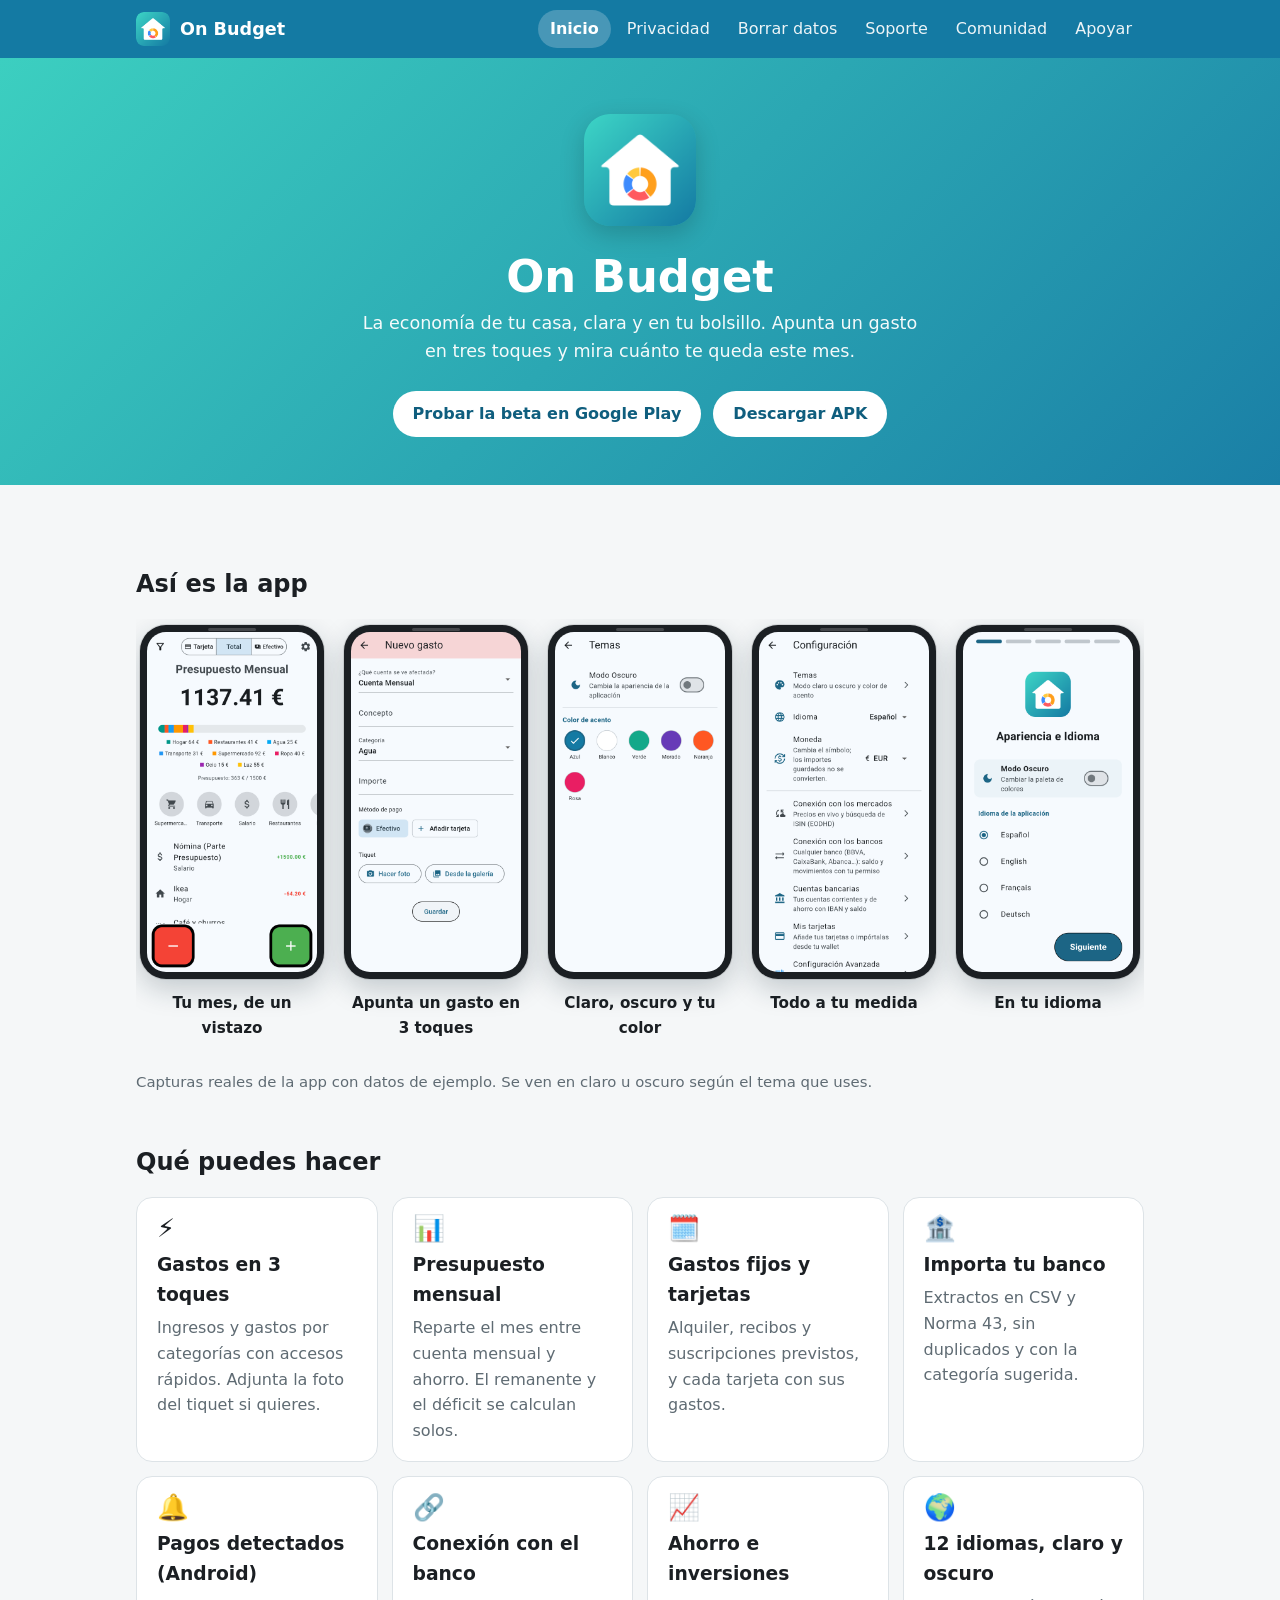
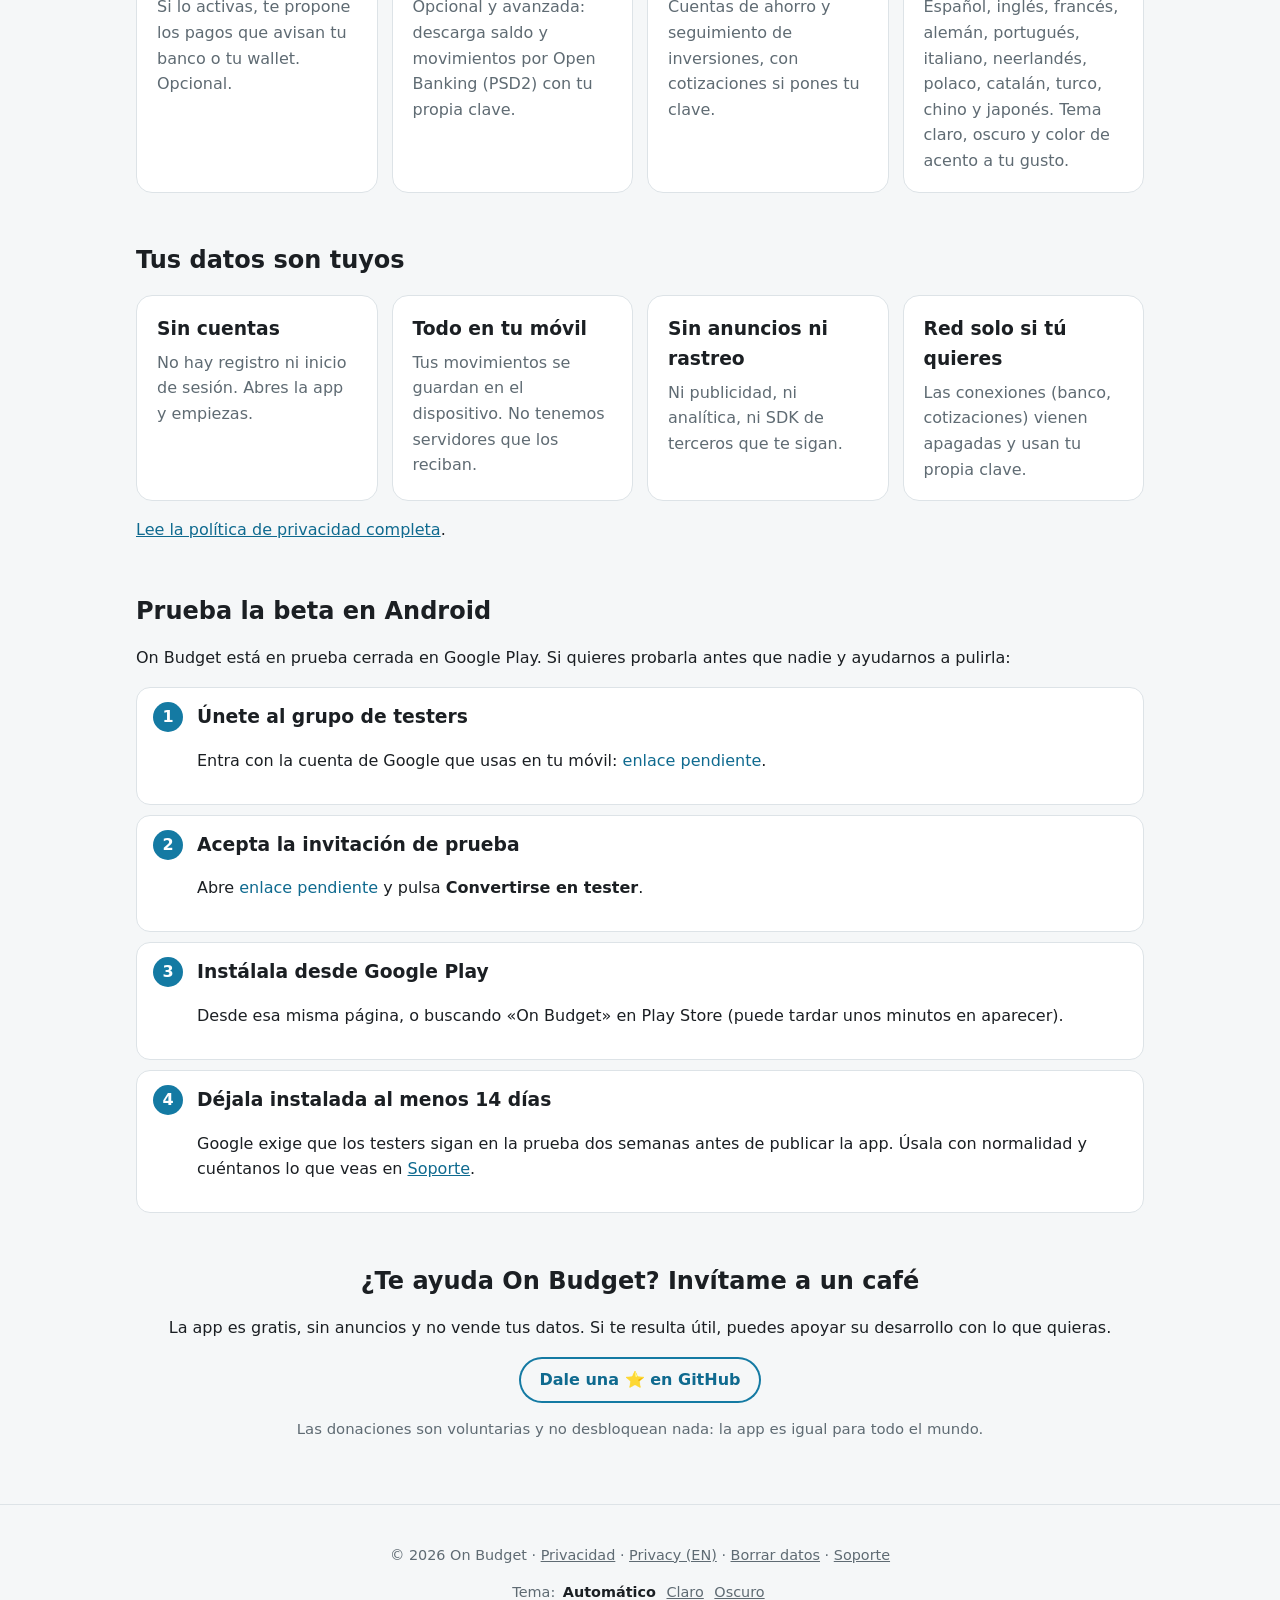
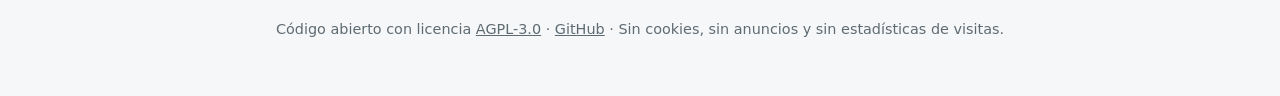
<file: sitio_web/index.html>
<!doctype html>
<html lang="es">
<head>
  <meta charset="utf-8">
  <meta name="viewport" content="width=device-width, initial-scale=1">
  <title>On Budget · Presupuesto familiar sin anuncios</title>
  <meta name="description" content="Controla los gastos e ingresos de casa. Tus datos se quedan en tu móvil: sin cuentas, sin anuncios y sin rastreo.">
  <link rel="icon" href="favicon.png">
  <link rel="stylesheet" href="estilos.css">
  <script src="config.js"></script>
  <script src="comun.js"></script>
</head>
<body>
  <header class="barra">
    <div class="barra-dentro">
      <a class="marca" href="./"><img src="logo.png" alt="">On Budget</a>
      <nav class="menu" aria-label="Secciones">
        <a href="./" aria-current="page">Inicio</a>
        <a href="privacidad.html">Privacidad</a>
        <a href="borrar-datos.html">Borrar datos</a>
        <a href="soporte.html">Soporte</a>
        <a href="comunidad.html">Comunidad</a>
        <a href="index.html#donar">Apoyar</a>
      </nav>
    </div>
  </header>
  <section class="portada">
    <img src="logo.png" alt="Logo de On Budget: una casa con un gráfico de anillo">
    <h1>On Budget</h1>
    <p>La economía de tu casa, clara y en tu bolsillo. Apunta un gasto en tres toques y mira cuánto te queda este mes.</p>
    <div class="botones">
      <a class="boton claro" data-enlace="play" data-si="play">Descargar en Google Play</a>
      <a class="boton claro" href="#probar" data-si-no="play">Probar la beta en Google Play</a>
      <a class="boton claro" href="https://github.com/AngelFueFer/OnBudget/releases/latest/download/presupuesto-familiar.apk">Descargar APK</a>
    </div>
  </section>

  <main class="ancho">
    <h2 id="capturas">Así es la app</h2>
    <div class="galeria" tabindex="0" aria-label="Capturas de la app">
      <figure>
        <a class="movil" href="capturas/principal-claro.png" title="Ver en grande">
          <img class="captura-clara" src="capturas/principal-claro.png" width="1080" height="2160" loading="lazy" alt="Pantalla principal: presupuesto del mes, gasto por categorías y últimos movimientos">
          <img class="captura-oscura" src="capturas/principal-oscuro.png" width="1080" height="2160" loading="lazy" alt="Pantalla principal: presupuesto del mes, gasto por categorías y últimos movimientos (tema oscuro)">
        </a>
        <figcaption>Tu mes, de un vistazo</figcaption>
      </figure>
      <figure>
        <a class="movil" href="capturas/nuevo-gasto-claro.png" title="Ver en grande">
          <img class="captura-clara" src="capturas/nuevo-gasto-claro.png" width="1080" height="2160" loading="lazy" alt="Formulario de nuevo gasto con concepto, categoría, importe, método de pago y foto del tiquet">
          <img class="captura-oscura" src="capturas/nuevo-gasto-oscuro.png" width="1080" height="2160" loading="lazy" alt="Formulario de nuevo gasto con concepto, categoría, importe, método de pago y foto del tiquet (tema oscuro)">
        </a>
        <figcaption>Apunta un gasto en 3 toques</figcaption>
      </figure>
      <figure>
        <a class="movil" href="capturas/temas-claro.png" title="Ver en grande">
          <img class="captura-clara" src="capturas/temas-claro.png" width="1080" height="2160" loading="lazy" alt="Temas: modo oscuro y color de acento">
          <img class="captura-oscura" src="capturas/temas-oscuro.png" width="1080" height="2160" loading="lazy" alt="Temas: modo oscuro y color de acento (tema oscuro)">
        </a>
        <figcaption>Claro, oscuro y tu color</figcaption>
      </figure>
      <figure>
        <a class="movil" href="capturas/configuracion-claro.png" title="Ver en grande">
          <img class="captura-clara" src="capturas/configuracion-claro.png" width="1080" height="2160" loading="lazy" alt="Configuración: temas, idioma, moneda, mercados, bancos, cuentas y tarjetas">
          <img class="captura-oscura" src="capturas/configuracion-oscuro.png" width="1080" height="2160" loading="lazy" alt="Configuración: temas, idioma, moneda, mercados, bancos, cuentas y tarjetas (tema oscuro)">
        </a>
        <figcaption>Todo a tu medida</figcaption>
      </figure>
      <figure>
        <a class="movil" href="capturas/bienvenida-claro.png" title="Ver en grande">
          <img class="captura-clara" src="capturas/bienvenida-claro.png" width="1080" height="2160" loading="lazy" alt="Pantalla de bienvenida con el logo, el modo oscuro y el idioma">
          <img class="captura-oscura" src="capturas/bienvenida-oscuro.png" width="1080" height="2160" loading="lazy" alt="Pantalla de bienvenida con el logo, el modo oscuro y el idioma (tema oscuro)">
        </a>
        <figcaption>En tu idioma</figcaption>
      </figure>
    </div>
    <p class="nota">Capturas reales de la app con datos de ejemplo. Se ven en claro u oscuro según el tema que uses.</p>

    <h2 id="funciones">Qué puedes hacer</h2>
    <div class="rejilla">
      <div class="tarjeta"><span class="icono" aria-hidden="true">⚡</span><h3>Gastos en 3 toques</h3><p>Ingresos y gastos por categorías con accesos rápidos. Adjunta la foto del tiquet si quieres.</p></div>
      <div class="tarjeta"><span class="icono" aria-hidden="true">📊</span><h3>Presupuesto mensual</h3><p>Reparte el mes entre cuenta mensual y ahorro. El remanente y el déficit se calculan solos.</p></div>
      <div class="tarjeta"><span class="icono" aria-hidden="true">🗓️</span><h3>Gastos fijos y tarjetas</h3><p>Alquiler, recibos y suscripciones previstos, y cada tarjeta con sus gastos.</p></div>
      <div class="tarjeta"><span class="icono" aria-hidden="true">🏦</span><h3>Importa tu banco</h3><p>Extractos en CSV y Norma 43, sin duplicados y con la categoría sugerida.</p></div>
      <div class="tarjeta"><span class="icono" aria-hidden="true">🔔</span><h3>Pagos detectados (Android)</h3><p>Si lo activas, te propone los pagos que avisan tu banco o tu wallet. Opcional.</p></div>
      <div class="tarjeta"><span class="icono" aria-hidden="true">🔗</span><h3>Conexión con el banco</h3><p>Opcional y avanzada: descarga saldo y movimientos por Open Banking (PSD2) con tu propia clave.</p></div>
      <div class="tarjeta"><span class="icono" aria-hidden="true">📈</span><h3>Ahorro e inversiones</h3><p>Cuentas de ahorro y seguimiento de inversiones, con cotizaciones si pones tu clave.</p></div>
      <div class="tarjeta"><span class="icono" aria-hidden="true">🌍</span><h3>12 idiomas, claro y oscuro</h3><p>Español, inglés, francés, alemán, portugués, italiano, neerlandés, polaco, catalán, turco, chino y japonés. Tema claro, oscuro y color de acento a tu gusto.</p></div>
    </div>

    <h2 id="privacidad">Tus datos son tuyos</h2>
    <div class="rejilla">
      <div class="tarjeta"><h3>Sin cuentas</h3><p>No hay registro ni inicio de sesión. Abres la app y empiezas.</p></div>
      <div class="tarjeta"><h3>Todo en tu móvil</h3><p>Tus movimientos se guardan en el dispositivo. No tenemos servidores que los reciban.</p></div>
      <div class="tarjeta"><h3>Sin anuncios ni rastreo</h3><p>Ni publicidad, ni analítica, ni SDK de terceros que te sigan.</p></div>
      <div class="tarjeta"><h3>Red solo si tú quieres</h3><p>Las conexiones (banco, cotizaciones) vienen apagadas y usan tu propia clave.</p></div>
    </div>
    <p><a href="privacidad.html">Lee la política de privacidad completa</a>.</p>

    <h2 id="probar">Prueba la beta en Android</h2>
    <p>On Budget está en prueba cerrada en Google Play. Si quieres probarla antes que nadie y ayudarnos a pulirla:</p>
    <ol class="pasos">
      <li><h3>Únete al grupo de testers</h3>
        <p>Entra con la cuenta de Google que usas en tu móvil: <a data-enlace="grupoTesters" data-sin-enlace="enlace pendiente">Grupo de testers de On Budget</a>.</p></li>
      <li><h3>Acepta la invitación de prueba</h3>
        <p>Abre <a data-enlace="pruebaPlay" data-sin-enlace="enlace pendiente">la página de la prueba</a> y pulsa <strong>Convertirse en tester</strong>.</p></li>
      <li><h3>Instálala desde Google Play</h3>
        <p>Desde esa misma página, o buscando «On Budget» en Play Store (puede tardar unos minutos en aparecer).</p></li>
      <li><h3>Déjala instalada al menos 14 días</h3>
        <p>Google exige que los testers sigan en la prueba dos semanas antes de publicar la app. Úsala con normalidad y cuéntanos lo que veas en <a href="soporte.html">Soporte</a>.</p></li>
    </ol>

    <section class="donar" id="donar">
      <h2>¿Te ayuda On Budget? Invítame a un café</h2>
      <p>La app es gratis, sin anuncios y no vende tus datos. Si te resulta útil, puedes apoyar su desarrollo con lo que quieras.</p>
      <div class="botones">
        <a class="boton" data-enlace="paypal" data-si="paypal">Donar con PayPal</a>
        <a class="boton" data-enlace="buyMeACoffee" data-si="buyMeACoffee">Buy Me a Coffee</a>
        <a class="boton borde" href="https://github.com/AngelFueFer/OnBudget" data-si-no="paypal">Dale una ⭐ en GitHub</a>
      </div>
      <p class="nota">Las donaciones son voluntarias y no desbloquean nada: la app es igual para todo el mundo.</p>
    </section>
  </main>
  <footer>
    <p>© 2026 <span data-dato="titular">On Budget</span> · <a href="privacidad.html">Privacidad</a> · <a href="privacy.html">Privacy (EN)</a> · <a href="borrar-datos.html">Borrar datos</a> · <a href="soporte.html">Soporte</a></p>
    <p class="tema">Tema: <button type="button" data-tema="auto">Automático</button> <button type="button" data-tema="claro">Claro</button> <button type="button" data-tema="oscuro">Oscuro</button></p>
    <p>Código abierto con licencia <a href="https://github.com/AngelFueFer/OnBudget/blob/main/LICENSE">AGPL-3.0</a> · <a href="https://github.com/AngelFueFer/OnBudget">GitHub</a> · Sin cookies, sin anuncios y sin estadísticas de visitas.</p>
  </footer>
</body>
</html>
</file>
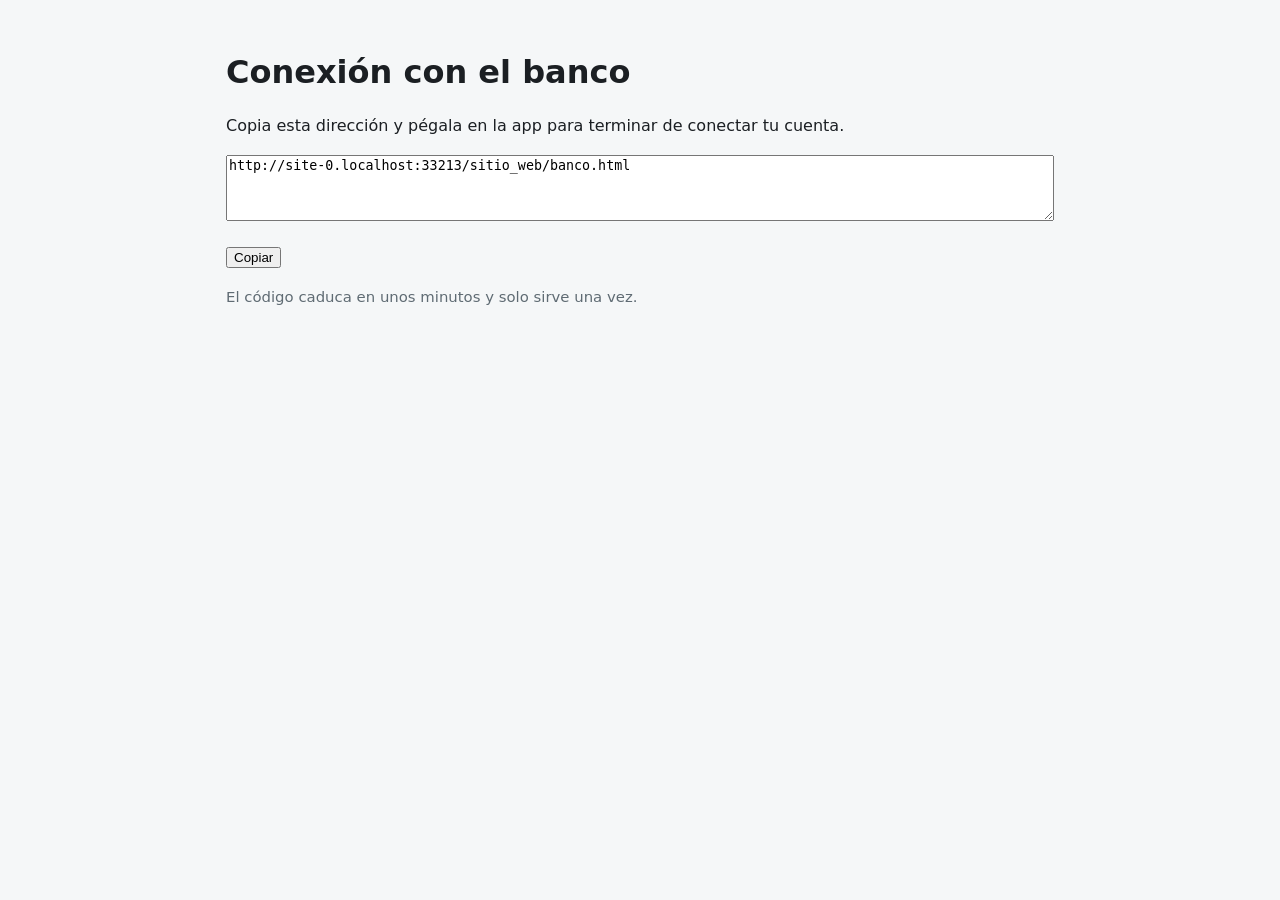
<file: sitio_web/banco.html>
<!doctype html>
<html lang="es">
<head>
  <meta charset="utf-8">
  <meta name="viewport" content="width=device-width, initial-scale=1">
  <meta name="robots" content="noindex">
  <title>Conexión con el banco · On Budget</title>
  <link rel="icon" href="favicon.png">
  <link rel="stylesheet" href="estilos.css">
</head>
<body>
  <!-- URL de vuelta de Open Banking: el banco redirige aquí con ?code=…&state=…
       La página no envía nada a ningún sitio: solo muestra la dirección para copiarla en la app. -->
  <main>
    <h1 id="titulo">Conexión con el banco</h1>
    <p id="mensaje">Copia esta dirección y pégala en la app para terminar de conectar tu cuenta.</p>
    <p><textarea id="direccion" rows="4" readonly style="width:100%"></textarea></p>
    <p><button id="copiar" type="button">Copiar</button></p>
    <p class="nota">El código caduca en unos minutos y solo sirve una vez.</p>
  </main>
  <script>
    var parametros = new URLSearchParams(location.search);
    var campo = document.getElementById('direccion');
    campo.value = location.href;
    if (parametros.get('error')) {
      document.getElementById('titulo').textContent = 'No se ha conectado la cuenta';
      document.getElementById('mensaje').textContent = 'El banco ha cancelado la autorización. Vuelve a la app e inténtalo de nuevo.';
    }
    document.getElementById('copiar').addEventListener('click', function () {
      campo.select();
      if (navigator.clipboard) navigator.clipboard.writeText(campo.value);
      else document.execCommand('copy');
      this.textContent = 'Copiado';
    });
  </script>
</body>
</html>
</file>
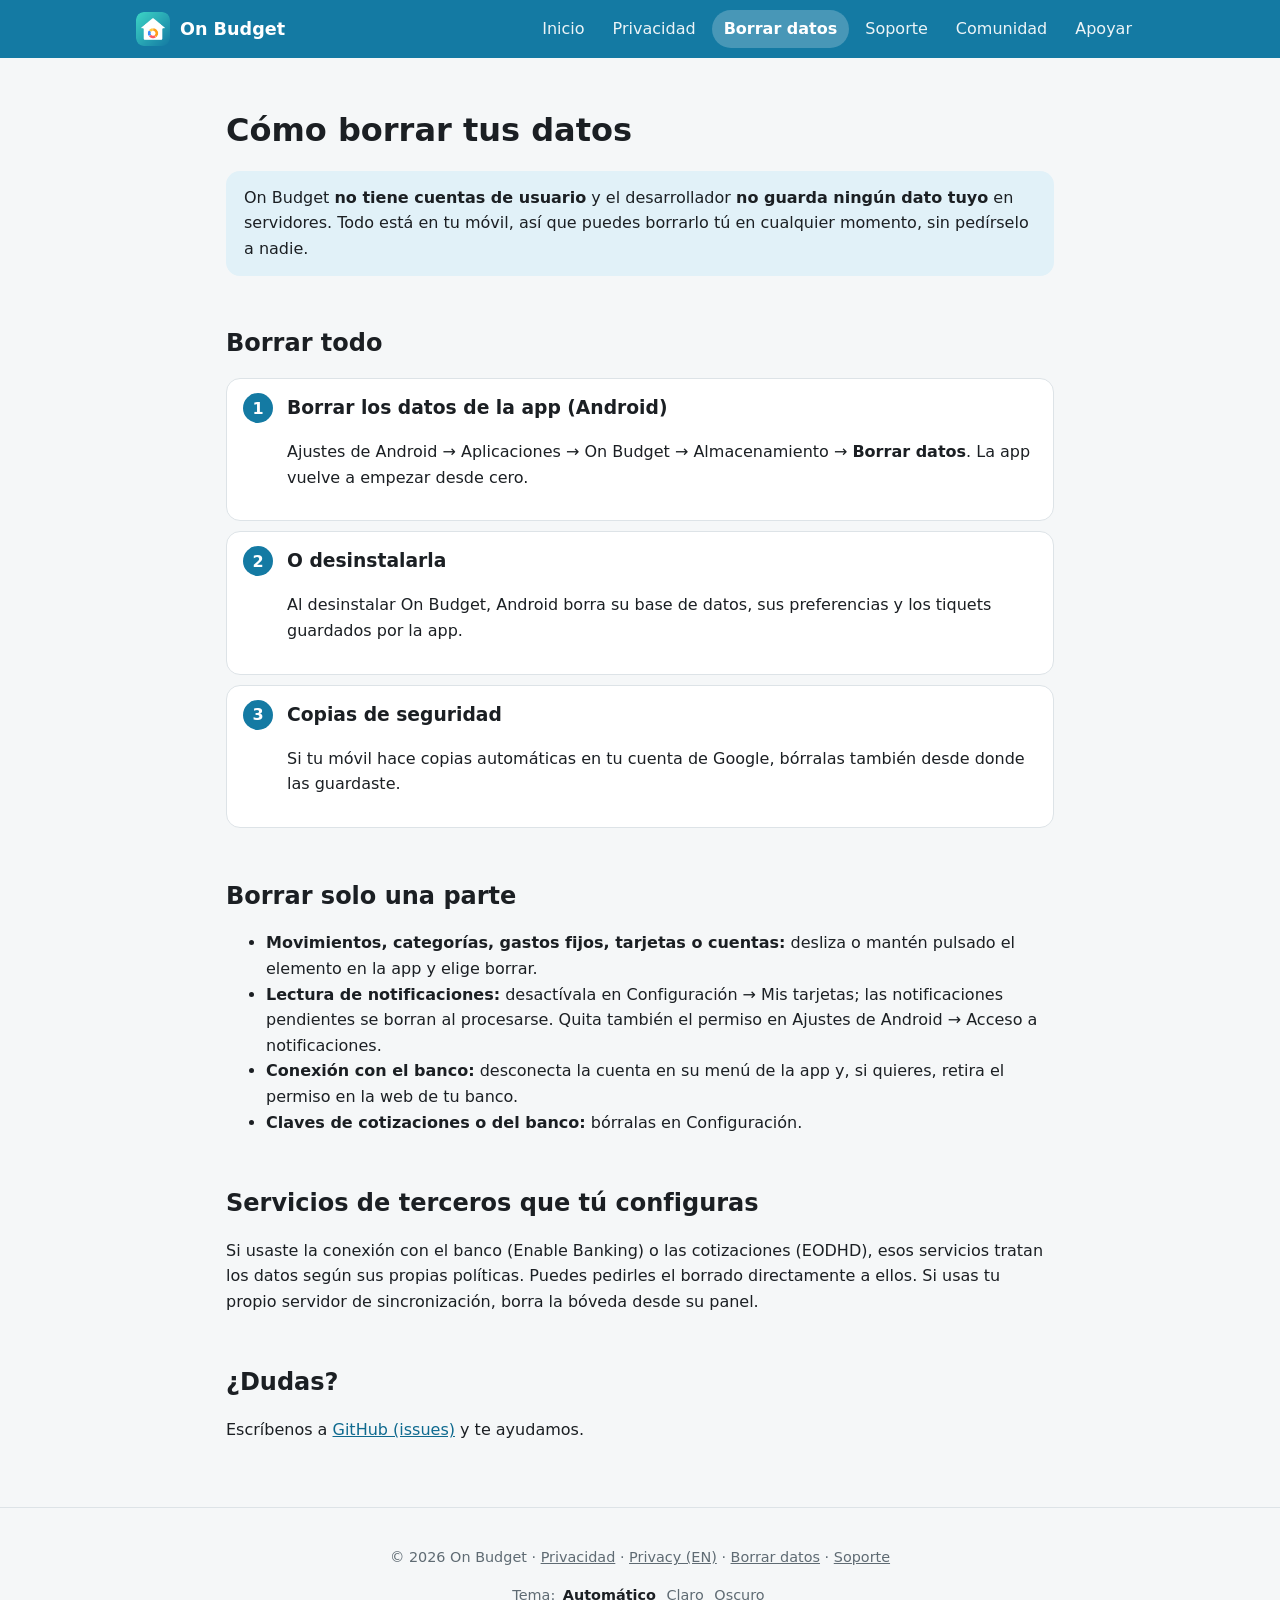
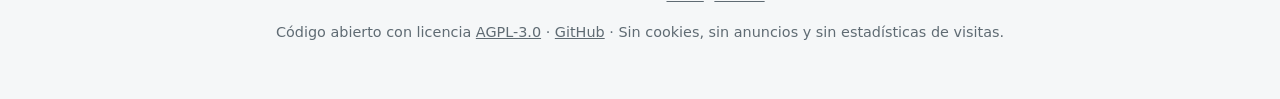
<file: sitio_web/borrar-datos.html>
<!doctype html>
<html lang="es">
<head>
  <meta charset="utf-8">
  <meta name="viewport" content="width=device-width, initial-scale=1">
  <title>Borrar tus datos · On Budget</title>
  <meta name="description" content="Cómo borrar todos los datos de On Budget. La app no tiene cuentas y no guarda datos en servidores del desarrollador.">
  <link rel="icon" href="favicon.png">
  <link rel="stylesheet" href="estilos.css">
  <script src="config.js"></script>
  <script src="comun.js"></script>
</head>
<body>
  <header class="barra">
    <div class="barra-dentro">
      <a class="marca" href="./"><img src="logo.png" alt="">On Budget</a>
      <nav class="menu" aria-label="Secciones">
        <a href="./">Inicio</a>
        <a href="privacidad.html">Privacidad</a>
        <a href="borrar-datos.html" aria-current="page">Borrar datos</a>
        <a href="soporte.html">Soporte</a>
        <a href="comunidad.html">Comunidad</a>
        <a href="index.html#donar">Apoyar</a>
      </nav>
    </div>
  </header>
  <main>
    <h1>Cómo borrar tus datos</h1>
    <div class="info">
      <p>On Budget <strong>no tiene cuentas de usuario</strong> y el desarrollador <strong>no guarda ningún dato tuyo</strong> en servidores.
        Todo está en tu móvil, así que puedes borrarlo tú en cualquier momento, sin pedírselo a nadie.</p>
    </div>

    <h2>Borrar todo</h2>
    <ol class="pasos">
      <li><h3>Borrar los datos de la app (Android)</h3>
        <p>Ajustes de Android → Aplicaciones → On Budget → Almacenamiento → <strong>Borrar datos</strong>. La app vuelve a empezar desde cero.</p></li>
      <li><h3>O desinstalarla</h3>
        <p>Al desinstalar On Budget, Android borra su base de datos, sus preferencias y los tiquets guardados por la app.</p></li>
      <li><h3>Copias de seguridad</h3>
        <p>Si tu móvil hace copias automáticas en tu cuenta de Google, bórralas también desde donde las guardaste.</p></li>
    </ol>

    <h2>Borrar solo una parte</h2>
    <ul>
      <li><strong>Movimientos, categorías, gastos fijos, tarjetas o cuentas:</strong> desliza o mantén pulsado el elemento en la app y elige borrar.</li>
      <li><strong>Lectura de notificaciones:</strong> desactívala en Configuración → Mis tarjetas; las notificaciones pendientes se borran al procesarse. Quita también el permiso en Ajustes de Android → Acceso a notificaciones.</li>
      <li><strong>Conexión con el banco:</strong> desconecta la cuenta en su menú de la app y, si quieres, retira el permiso en la web de tu banco.</li>
      <li><strong>Claves de cotizaciones o del banco:</strong> bórralas en Configuración.</li>
    </ul>

    <h2>Servicios de terceros que tú configuras</h2>
    <p>Si usaste la conexión con el banco (Enable Banking) o las cotizaciones (EODHD), esos servicios tratan los datos según sus propias políticas.
      Puedes pedirles el borrado directamente a ellos. Si usas tu propio servidor de sincronización, borra la bóveda desde su panel.</p>

    <h2>¿Dudas?</h2>
    <p>Escríbenos a <a data-correo href="https://github.com/AngelFueFer/OnBudget/issues">GitHub (issues)</a> y te ayudamos.</p>
  </main>
  <footer>
    <p>© 2026 <span data-dato="titular">On Budget</span> · <a href="privacidad.html">Privacidad</a> · <a href="privacy.html">Privacy (EN)</a> · <a href="borrar-datos.html">Borrar datos</a> · <a href="soporte.html">Soporte</a></p>
    <p class="tema">Tema: <button type="button" data-tema="auto">Automático</button> <button type="button" data-tema="claro">Claro</button> <button type="button" data-tema="oscuro">Oscuro</button></p>
    <p>Código abierto con licencia <a href="https://github.com/AngelFueFer/OnBudget/blob/main/LICENSE">AGPL-3.0</a> · <a href="https://github.com/AngelFueFer/OnBudget">GitHub</a> · Sin cookies, sin anuncios y sin estadísticas de visitas.</p>
  </footer>
</body>
</html>
</file>
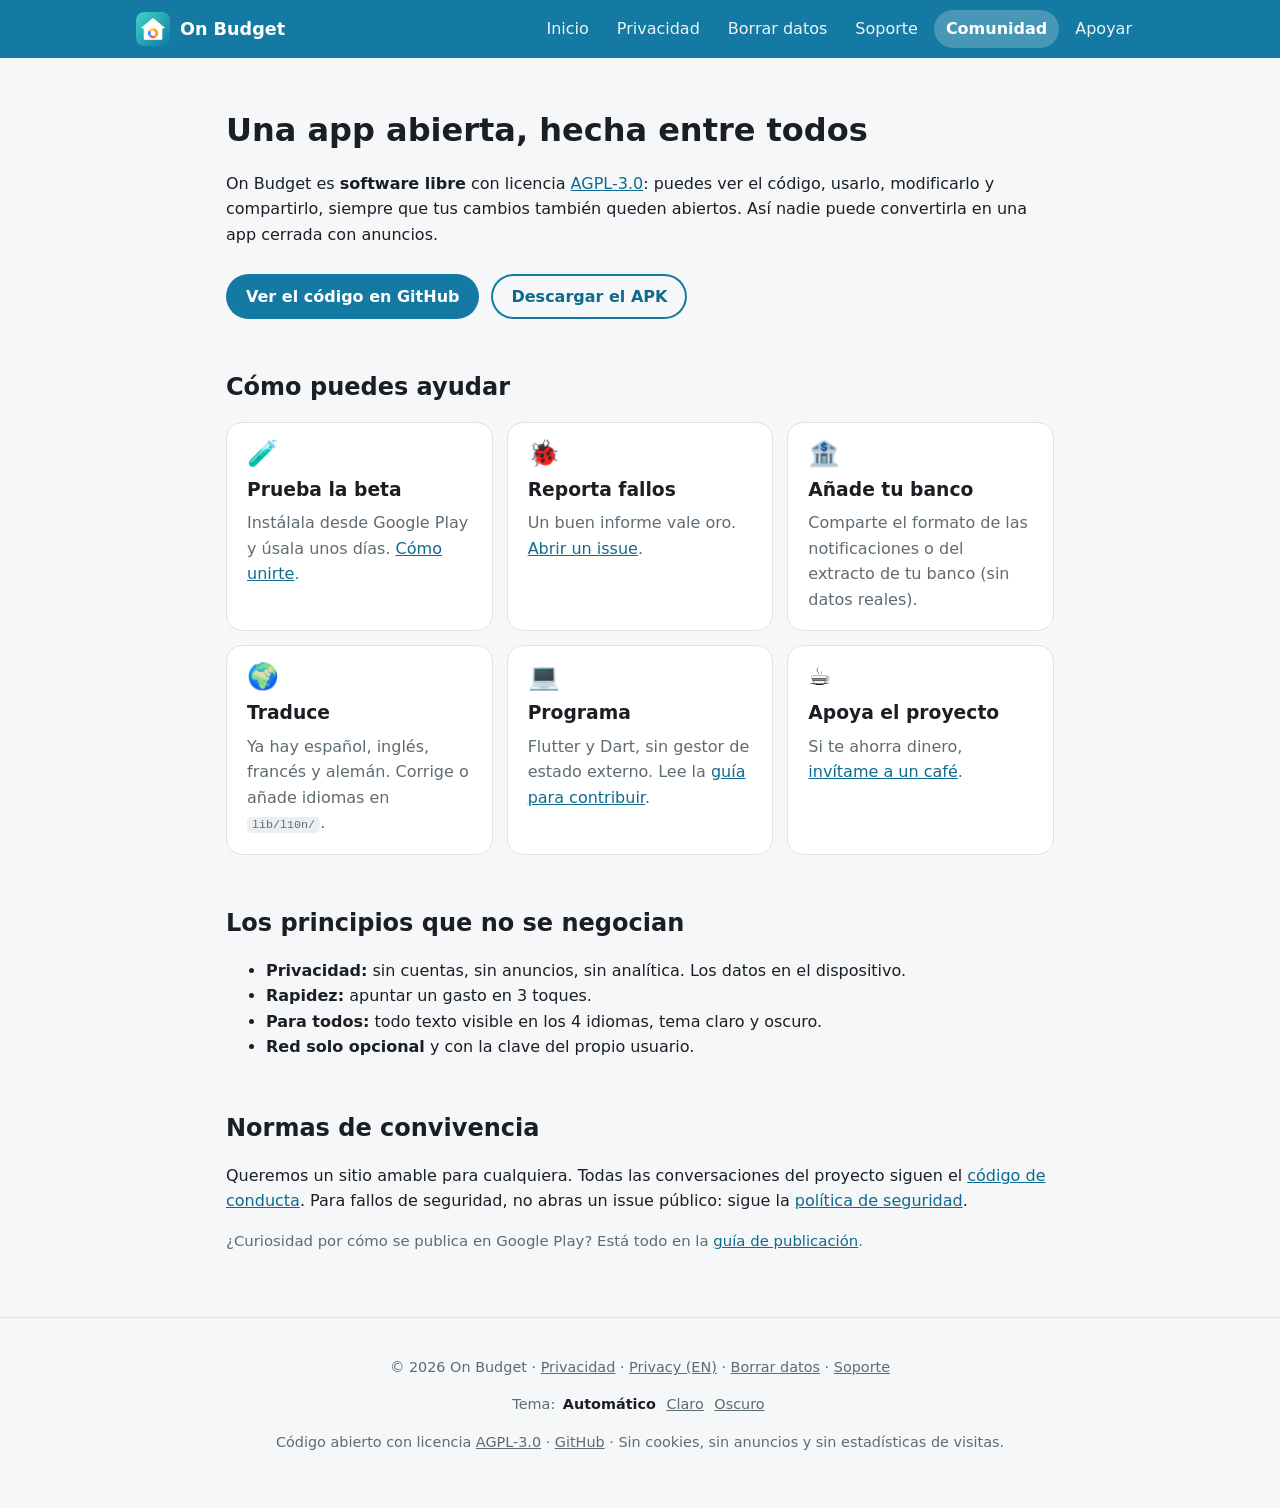
<file: sitio_web/comunidad.html>
<!doctype html>
<html lang="es">
<head>
  <meta charset="utf-8">
  <meta name="viewport" content="width=device-width, initial-scale=1">
  <title>Comunidad · On Budget</title>
  <meta name="description" content="On Budget es código abierto. Cómo participar: probar la beta, reportar fallos, traducir, programar o apoyar el proyecto.">
  <link rel="icon" href="favicon.png">
  <link rel="stylesheet" href="estilos.css">
  <script src="config.js"></script>
  <script src="comun.js"></script>
</head>
<body>
  <header class="barra">
    <div class="barra-dentro">
      <a class="marca" href="./"><img src="logo.png" alt="">On Budget</a>
      <nav class="menu" aria-label="Secciones">
        <a href="./">Inicio</a>
        <a href="privacidad.html">Privacidad</a>
        <a href="borrar-datos.html">Borrar datos</a>
        <a href="soporte.html">Soporte</a>
        <a href="comunidad.html" aria-current="page">Comunidad</a>
        <a href="index.html#donar">Apoyar</a>
      </nav>
    </div>
  </header>
  <main>
    <h1>Una app abierta, hecha entre todos</h1>
    <p>On Budget es <strong>software libre</strong> con licencia <a href="https://github.com/AngelFueFer/OnBudget/blob/main/LICENSE">AGPL-3.0</a>:
      puedes ver el código, usarlo, modificarlo y compartirlo, siempre que tus cambios también queden abiertos.
      Así nadie puede convertirla en una app cerrada con anuncios.</p>
    <div class="botones" style="justify-content:flex-start">
      <a class="boton" href="https://github.com/AngelFueFer/OnBudget">Ver el código en GitHub</a>
      <a class="boton borde" href="https://github.com/AngelFueFer/OnBudget/releases/latest">Descargar el APK</a>
    </div>

    <h2>Cómo puedes ayudar</h2>
    <div class="rejilla">
      <div class="tarjeta"><span class="icono" aria-hidden="true">🧪</span><h3>Prueba la beta</h3><p>Instálala desde Google Play y úsala unos días. <a href="index.html#probar">Cómo unirte</a>.</p></div>
      <div class="tarjeta"><span class="icono" aria-hidden="true">🐞</span><h3>Reporta fallos</h3><p>Un buen informe vale oro. <a href="https://github.com/AngelFueFer/OnBudget/issues/new/choose">Abrir un issue</a>.</p></div>
      <div class="tarjeta"><span class="icono" aria-hidden="true">🏦</span><h3>Añade tu banco</h3><p>Comparte el formato de las notificaciones o del extracto de tu banco (sin datos reales).</p></div>
      <div class="tarjeta"><span class="icono" aria-hidden="true">🌍</span><h3>Traduce</h3><p>Ya hay español, inglés, francés y alemán. Corrige o añade idiomas en <code>lib/l10n/</code>.</p></div>
      <div class="tarjeta"><span class="icono" aria-hidden="true">💻</span><h3>Programa</h3><p>Flutter y Dart, sin gestor de estado externo. Lee la <a href="https://github.com/AngelFueFer/OnBudget/blob/main/CONTRIBUTING.md">guía para contribuir</a>.</p></div>
      <div class="tarjeta"><span class="icono" aria-hidden="true">☕</span><h3>Apoya el proyecto</h3><p>Si te ahorra dinero, <a href="index.html#donar">invítame a un café</a>.</p></div>
    </div>

    <h2>Los principios que no se negocian</h2>
    <ul>
      <li><strong>Privacidad:</strong> sin cuentas, sin anuncios, sin analítica. Los datos en el dispositivo.</li>
      <li><strong>Rapidez:</strong> apuntar un gasto en 3 toques.</li>
      <li><strong>Para todos:</strong> todo texto visible en los 4 idiomas, tema claro y oscuro.</li>
      <li><strong>Red solo opcional</strong> y con la clave del propio usuario.</li>
    </ul>

    <h2>Normas de convivencia</h2>
    <p>Queremos un sitio amable para cualquiera. Todas las conversaciones del proyecto siguen el
      <a href="https://github.com/AngelFueFer/OnBudget/blob/main/CODE_OF_CONDUCT.md">código de conducta</a>.
      Para fallos de seguridad, no abras un issue público: sigue la <a href="https://github.com/AngelFueFer/OnBudget/blob/main/SECURITY.md">política de seguridad</a>.</p>

    <p class="nota">¿Curiosidad por cómo se publica en Google Play? Está todo en la <a href="publicar.html">guía de publicación</a>.</p>
  </main>
  <footer>
    <p>© 2026 <span data-dato="titular">On Budget</span> · <a href="privacidad.html">Privacidad</a> · <a href="privacy.html">Privacy (EN)</a> · <a href="borrar-datos.html">Borrar datos</a> · <a href="soporte.html">Soporte</a></p>
    <p class="tema">Tema: <button type="button" data-tema="auto">Automático</button> <button type="button" data-tema="claro">Claro</button> <button type="button" data-tema="oscuro">Oscuro</button></p>
    <p>Código abierto con licencia <a href="https://github.com/AngelFueFer/OnBudget/blob/main/LICENSE">AGPL-3.0</a> · <a href="https://github.com/AngelFueFer/OnBudget">GitHub</a> · Sin cookies, sin anuncios y sin estadísticas de visitas.</p>
  </footer>
</body>
</html>
</file>
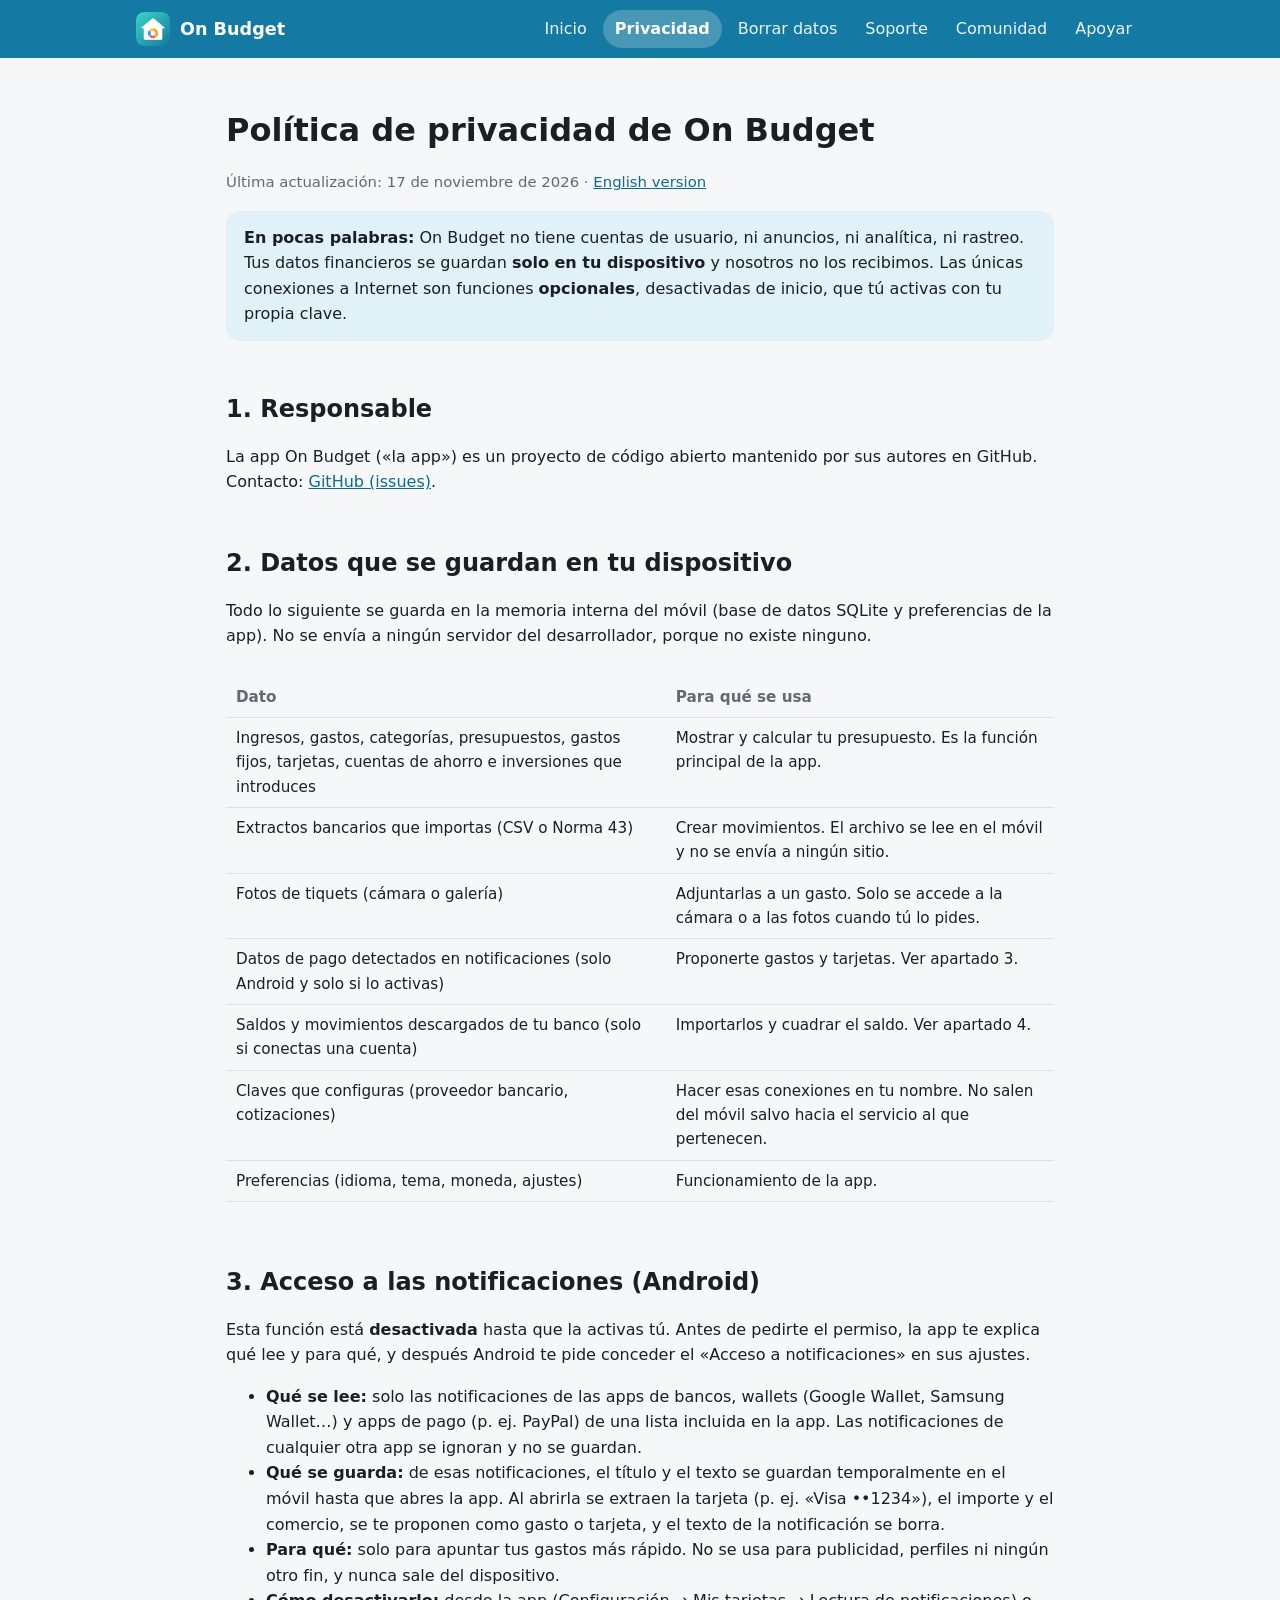
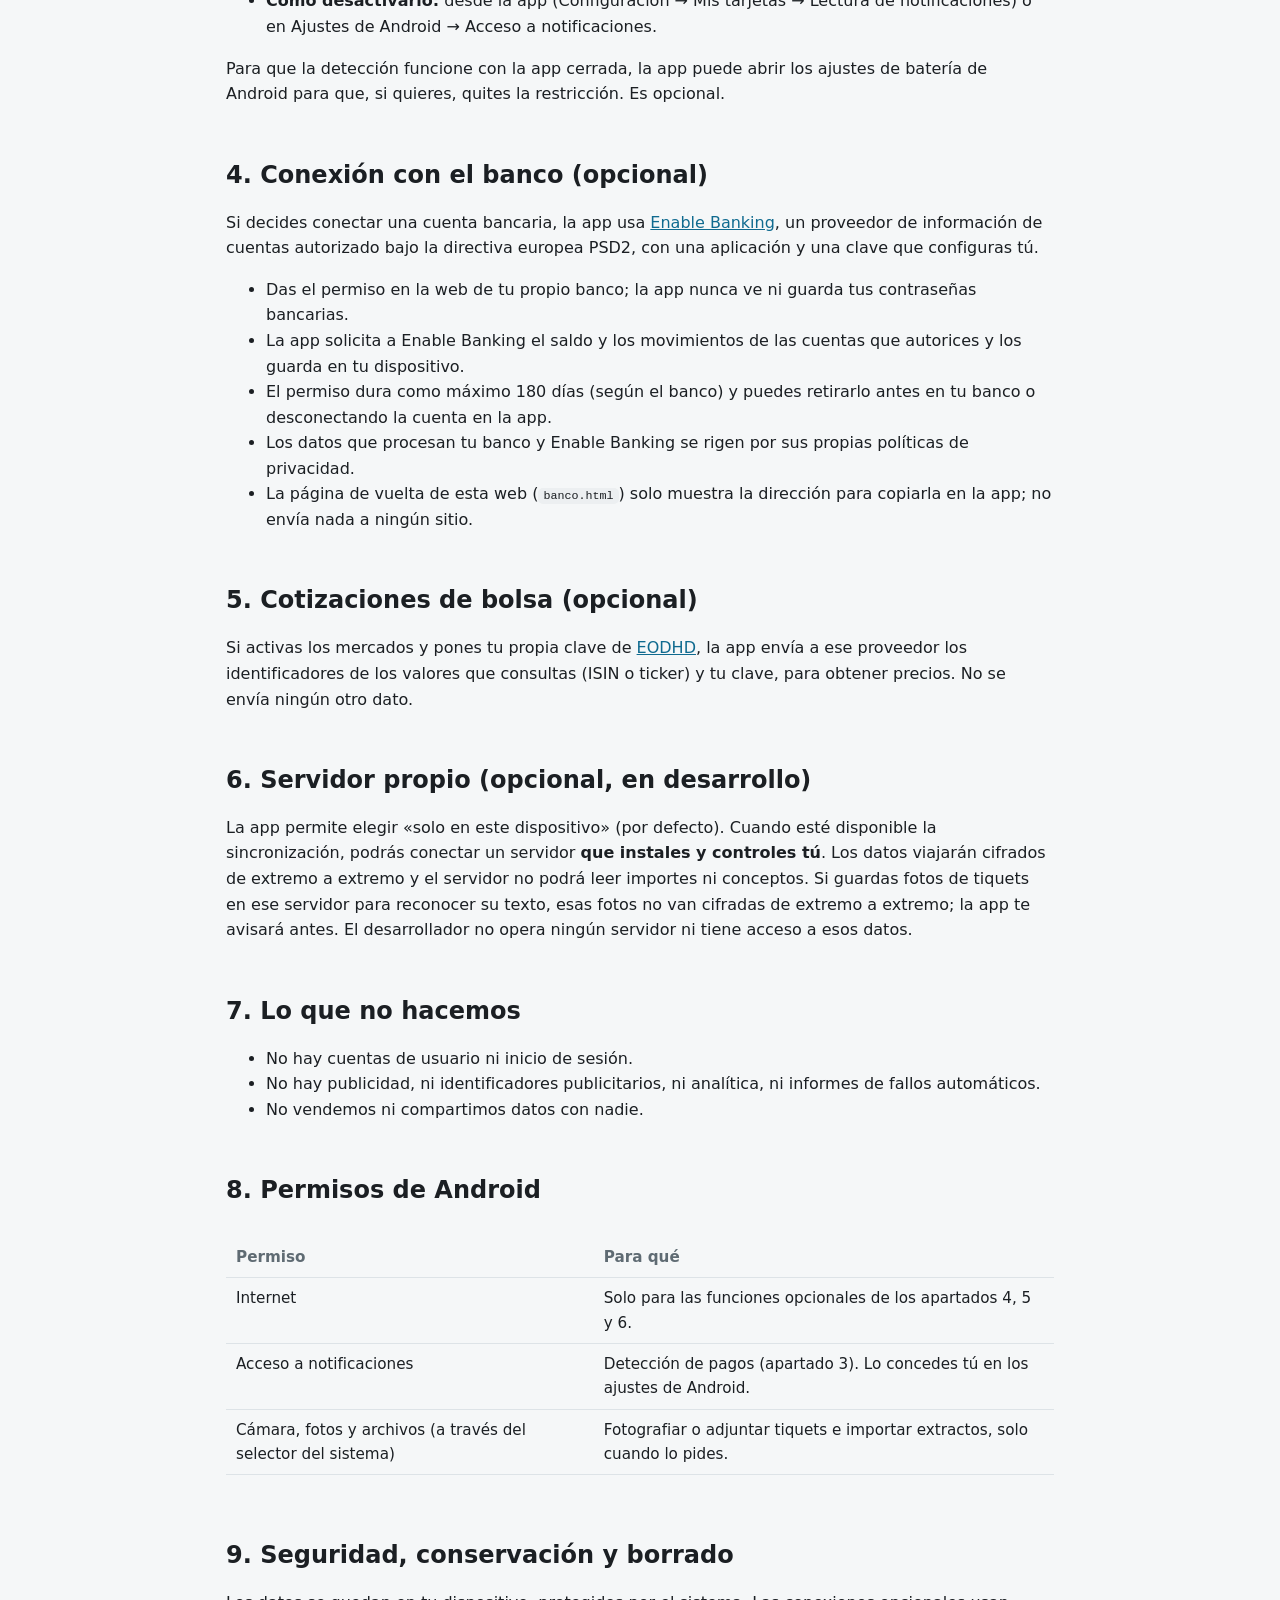
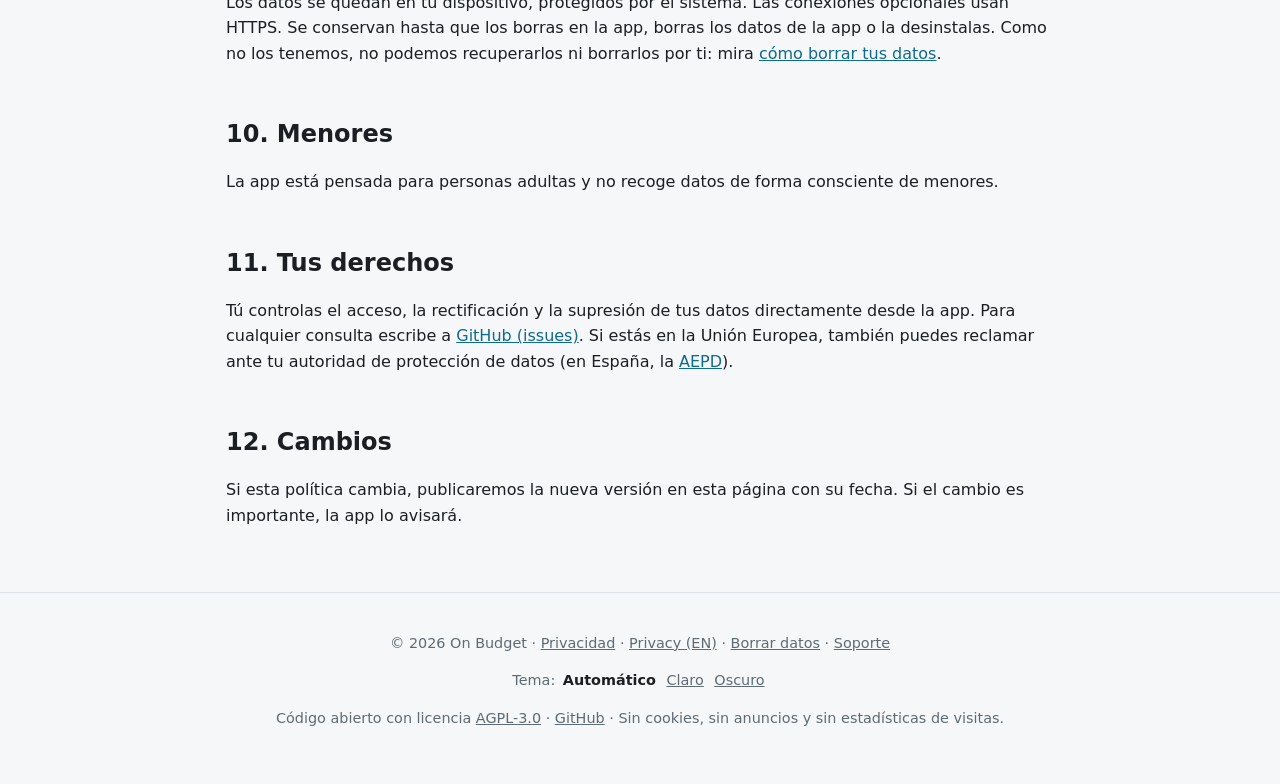
<file: sitio_web/privacidad.html>
<!doctype html>
<html lang="es">
<head>
  <meta charset="utf-8">
  <meta name="viewport" content="width=device-width, initial-scale=1">
  <title>Política de privacidad · On Budget</title>
  <meta name="description" content="Qué datos maneja On Budget, dónde se guardan y qué conexiones opcionales hace.">
  <link rel="icon" href="favicon.png">
  <link rel="stylesheet" href="estilos.css">
  <script src="config.js"></script>
  <script src="comun.js"></script>
</head>
<body>
  <header class="barra">
    <div class="barra-dentro">
      <a class="marca" href="./"><img src="logo.png" alt="">On Budget</a>
      <nav class="menu" aria-label="Secciones">
        <a href="./">Inicio</a>
        <a href="privacidad.html" aria-current="page">Privacidad</a>
        <a href="borrar-datos.html">Borrar datos</a>
        <a href="soporte.html">Soporte</a>
        <a href="comunidad.html">Comunidad</a>
        <a href="index.html#donar">Apoyar</a>
      </nav>
    </div>
  </header>
  <main>
    <h1>Política de privacidad de On Budget</h1>
    <p class="nota">Última actualización: <span data-dato="fechaPrivacidad">17 de noviembre de 2026</span> · <a href="privacy.html" hreflang="en">English version</a></p>

    <div class="info">
      <p><strong>En pocas palabras:</strong> On Budget no tiene cuentas de usuario, ni anuncios, ni analítica, ni rastreo.
        Tus datos financieros se guardan <strong>solo en tu dispositivo</strong> y nosotros no los recibimos.
        Las únicas conexiones a Internet son funciones <strong>opcionales</strong>, desactivadas de inicio, que tú activas con tu propia clave.</p>
    </div>

    <h2>1. Responsable</h2>
    <p>La app On Budget («la app») es un proyecto de código abierto mantenido por <span data-dato="titular">sus autores en GitHub</span>.
      Contacto: <a data-correo href="https://github.com/AngelFueFer/OnBudget/issues">GitHub (issues)</a>.</p>

    <h2>2. Datos que se guardan en tu dispositivo</h2>
    <p>Todo lo siguiente se guarda en la memoria interna del móvil (base de datos SQLite y preferencias de la app).
      No se envía a ningún servidor del desarrollador, porque no existe ninguno.</p>
    <div class="tabla"><table>
      <tr><th>Dato</th><th>Para qué se usa</th></tr>
      <tr><td>Ingresos, gastos, categorías, presupuestos, gastos fijos, tarjetas, cuentas de ahorro e inversiones que introduces</td><td>Mostrar y calcular tu presupuesto. Es la función principal de la app.</td></tr>
      <tr><td>Extractos bancarios que importas (CSV o Norma 43)</td><td>Crear movimientos. El archivo se lee en el móvil y no se envía a ningún sitio.</td></tr>
      <tr><td>Fotos de tiquets (cámara o galería)</td><td>Adjuntarlas a un gasto. Solo se accede a la cámara o a las fotos cuando tú lo pides.</td></tr>
      <tr><td>Datos de pago detectados en notificaciones (solo Android y solo si lo activas)</td><td>Proponerte gastos y tarjetas. Ver apartado 3.</td></tr>
      <tr><td>Saldos y movimientos descargados de tu banco (solo si conectas una cuenta)</td><td>Importarlos y cuadrar el saldo. Ver apartado 4.</td></tr>
      <tr><td>Claves que configuras (proveedor bancario, cotizaciones)</td><td>Hacer esas conexiones en tu nombre. No salen del móvil salvo hacia el servicio al que pertenecen.</td></tr>
      <tr><td>Preferencias (idioma, tema, moneda, ajustes)</td><td>Funcionamiento de la app.</td></tr>
    </table></div>

    <h2 id="notificaciones">3. Acceso a las notificaciones (Android)</h2>
    <p>Esta función está <strong>desactivada</strong> hasta que la activas tú. Antes de pedirte el permiso, la app te explica qué lee y para qué,
      y después Android te pide conceder el «Acceso a notificaciones» en sus ajustes.</p>
    <ul>
      <li><strong>Qué se lee:</strong> solo las notificaciones de las apps de bancos, wallets (Google Wallet, Samsung Wallet…) y apps de pago (p. ej. PayPal) de una lista incluida en la app. Las notificaciones de cualquier otra app se ignoran y no se guardan.</li>
      <li><strong>Qué se guarda:</strong> de esas notificaciones, el título y el texto se guardan temporalmente en el móvil hasta que abres la app. Al abrirla se extraen la tarjeta (p. ej. «Visa ••1234»), el importe y el comercio, se te proponen como gasto o tarjeta, y el texto de la notificación se borra.</li>
      <li><strong>Para qué:</strong> solo para apuntar tus gastos más rápido. No se usa para publicidad, perfiles ni ningún otro fin, y nunca sale del dispositivo.</li>
      <li><strong>Cómo desactivarlo:</strong> desde la app (Configuración → Mis tarjetas → Lectura de notificaciones) o en Ajustes de Android → Acceso a notificaciones.</li>
    </ul>
    <p>Para que la detección funcione con la app cerrada, la app puede abrir los ajustes de batería de Android para que, si quieres, quites la restricción. Es opcional.</p>

    <h2 id="banco">4. Conexión con el banco (opcional)</h2>
    <p>Si decides conectar una cuenta bancaria, la app usa <a href="https://enablebanking.com" rel="noopener">Enable Banking</a>,
      un proveedor de información de cuentas autorizado bajo la directiva europea PSD2, con una aplicación y una clave que configuras tú.</p>
    <ul>
      <li>Das el permiso en la web de tu propio banco; la app nunca ve ni guarda tus contraseñas bancarias.</li>
      <li>La app solicita a Enable Banking el saldo y los movimientos de las cuentas que autorices y los guarda en tu dispositivo.</li>
      <li>El permiso dura como máximo 180 días (según el banco) y puedes retirarlo antes en tu banco o desconectando la cuenta en la app.</li>
      <li>Los datos que procesan tu banco y Enable Banking se rigen por sus propias políticas de privacidad.</li>
      <li>La página de vuelta de esta web (<code>banco.html</code>) solo muestra la dirección para copiarla en la app; no envía nada a ningún sitio.</li>
    </ul>

    <h2 id="cotizaciones">5. Cotizaciones de bolsa (opcional)</h2>
    <p>Si activas los mercados y pones tu propia clave de <a href="https://eodhd.com" rel="noopener">EODHD</a>, la app envía a ese proveedor
      los identificadores de los valores que consultas (ISIN o ticker) y tu clave, para obtener precios. No se envía ningún otro dato.</p>

    <h2 id="servidor">6. Servidor propio (opcional, en desarrollo)</h2>
    <p>La app permite elegir «solo en este dispositivo» (por defecto). Cuando esté disponible la sincronización, podrás conectar un servidor
      <strong>que instales y controles tú</strong>. Los datos viajarán cifrados de extremo a extremo y el servidor no podrá leer importes ni conceptos.
      Si guardas fotos de tiquets en ese servidor para reconocer su texto, esas fotos no van cifradas de extremo a extremo; la app te avisará antes.
      El desarrollador no opera ningún servidor ni tiene acceso a esos datos.</p>

    <h2>7. Lo que no hacemos</h2>
    <ul>
      <li>No hay cuentas de usuario ni inicio de sesión.</li>
      <li>No hay publicidad, ni identificadores publicitarios, ni analítica, ni informes de fallos automáticos.</li>
      <li>No vendemos ni compartimos datos con nadie.</li>
    </ul>

    <h2>8. Permisos de Android</h2>
    <div class="tabla"><table>
      <tr><th>Permiso</th><th>Para qué</th></tr>
      <tr><td>Internet</td><td>Solo para las funciones opcionales de los apartados 4, 5 y 6.</td></tr>
      <tr><td>Acceso a notificaciones</td><td>Detección de pagos (apartado 3). Lo concedes tú en los ajustes de Android.</td></tr>
      <tr><td>Cámara, fotos y archivos (a través del selector del sistema)</td><td>Fotografiar o adjuntar tiquets e importar extractos, solo cuando lo pides.</td></tr>
    </table></div>

    <h2>9. Seguridad, conservación y borrado</h2>
    <p>Los datos se quedan en tu dispositivo, protegidos por el sistema. Las conexiones opcionales usan HTTPS.
      Se conservan hasta que los borras en la app, borras los datos de la app o la desinstalas.
      Como no los tenemos, no podemos recuperarlos ni borrarlos por ti: mira <a href="borrar-datos.html">cómo borrar tus datos</a>.</p>

    <h2>10. Menores</h2>
    <p>La app está pensada para personas adultas y no recoge datos de forma consciente de menores.</p>

    <h2>11. Tus derechos</h2>
    <p>Tú controlas el acceso, la rectificación y la supresión de tus datos directamente desde la app. Para cualquier consulta escribe a
      <a data-correo href="https://github.com/AngelFueFer/OnBudget/issues">GitHub (issues)</a>. Si estás en la Unión Europea, también puedes reclamar ante tu autoridad de protección de datos
      (en España, la <a href="https://www.aepd.es" rel="noopener">AEPD</a>).</p>

    <h2>12. Cambios</h2>
    <p>Si esta política cambia, publicaremos la nueva versión en esta página con su fecha. Si el cambio es importante, la app lo avisará.</p>
  </main>
  <footer>
    <p>© 2026 <span data-dato="titular">On Budget</span> · <a href="privacidad.html">Privacidad</a> · <a href="privacy.html">Privacy (EN)</a> · <a href="borrar-datos.html">Borrar datos</a> · <a href="soporte.html">Soporte</a></p>
    <p class="tema">Tema: <button type="button" data-tema="auto">Automático</button> <button type="button" data-tema="claro">Claro</button> <button type="button" data-tema="oscuro">Oscuro</button></p>
    <p>Código abierto con licencia <a href="https://github.com/AngelFueFer/OnBudget/blob/main/LICENSE">AGPL-3.0</a> · <a href="https://github.com/AngelFueFer/OnBudget">GitHub</a> · Sin cookies, sin anuncios y sin estadísticas de visitas.</p>
  </footer>
</body>
</html>
</file>
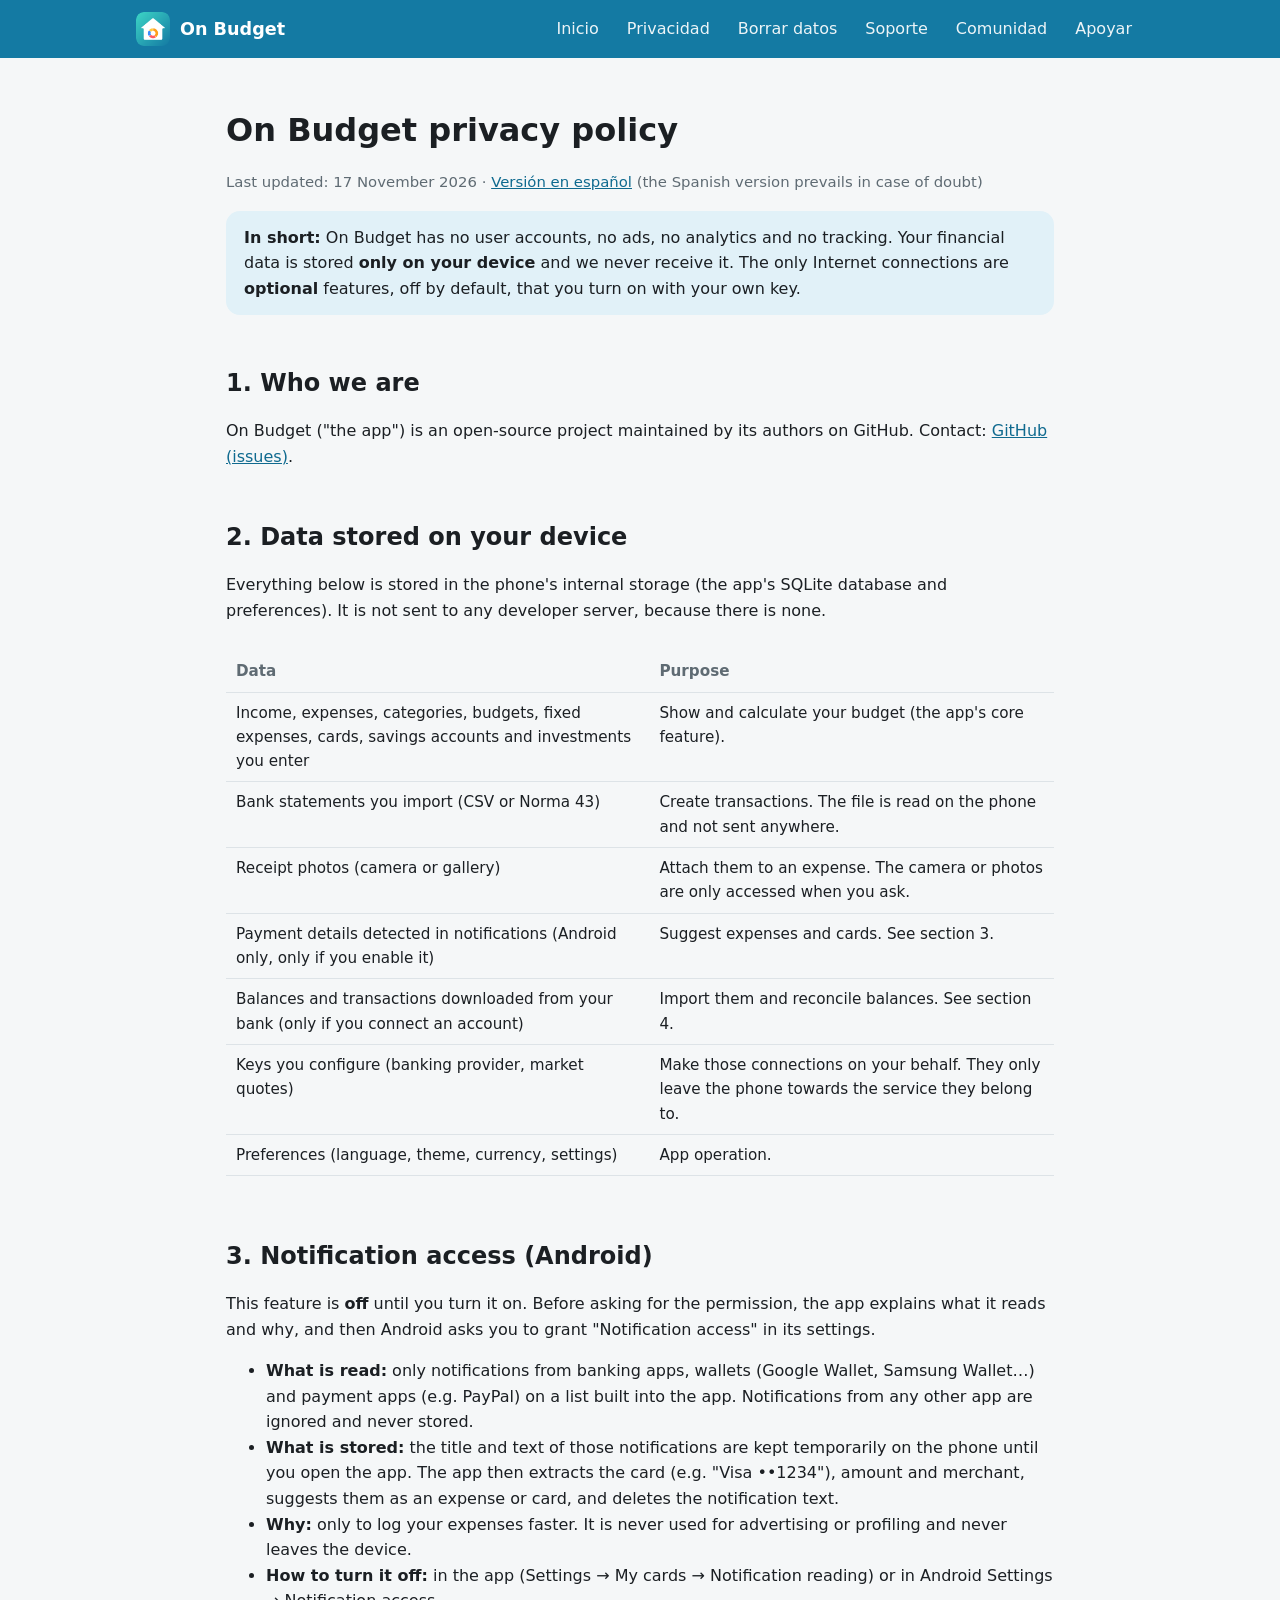
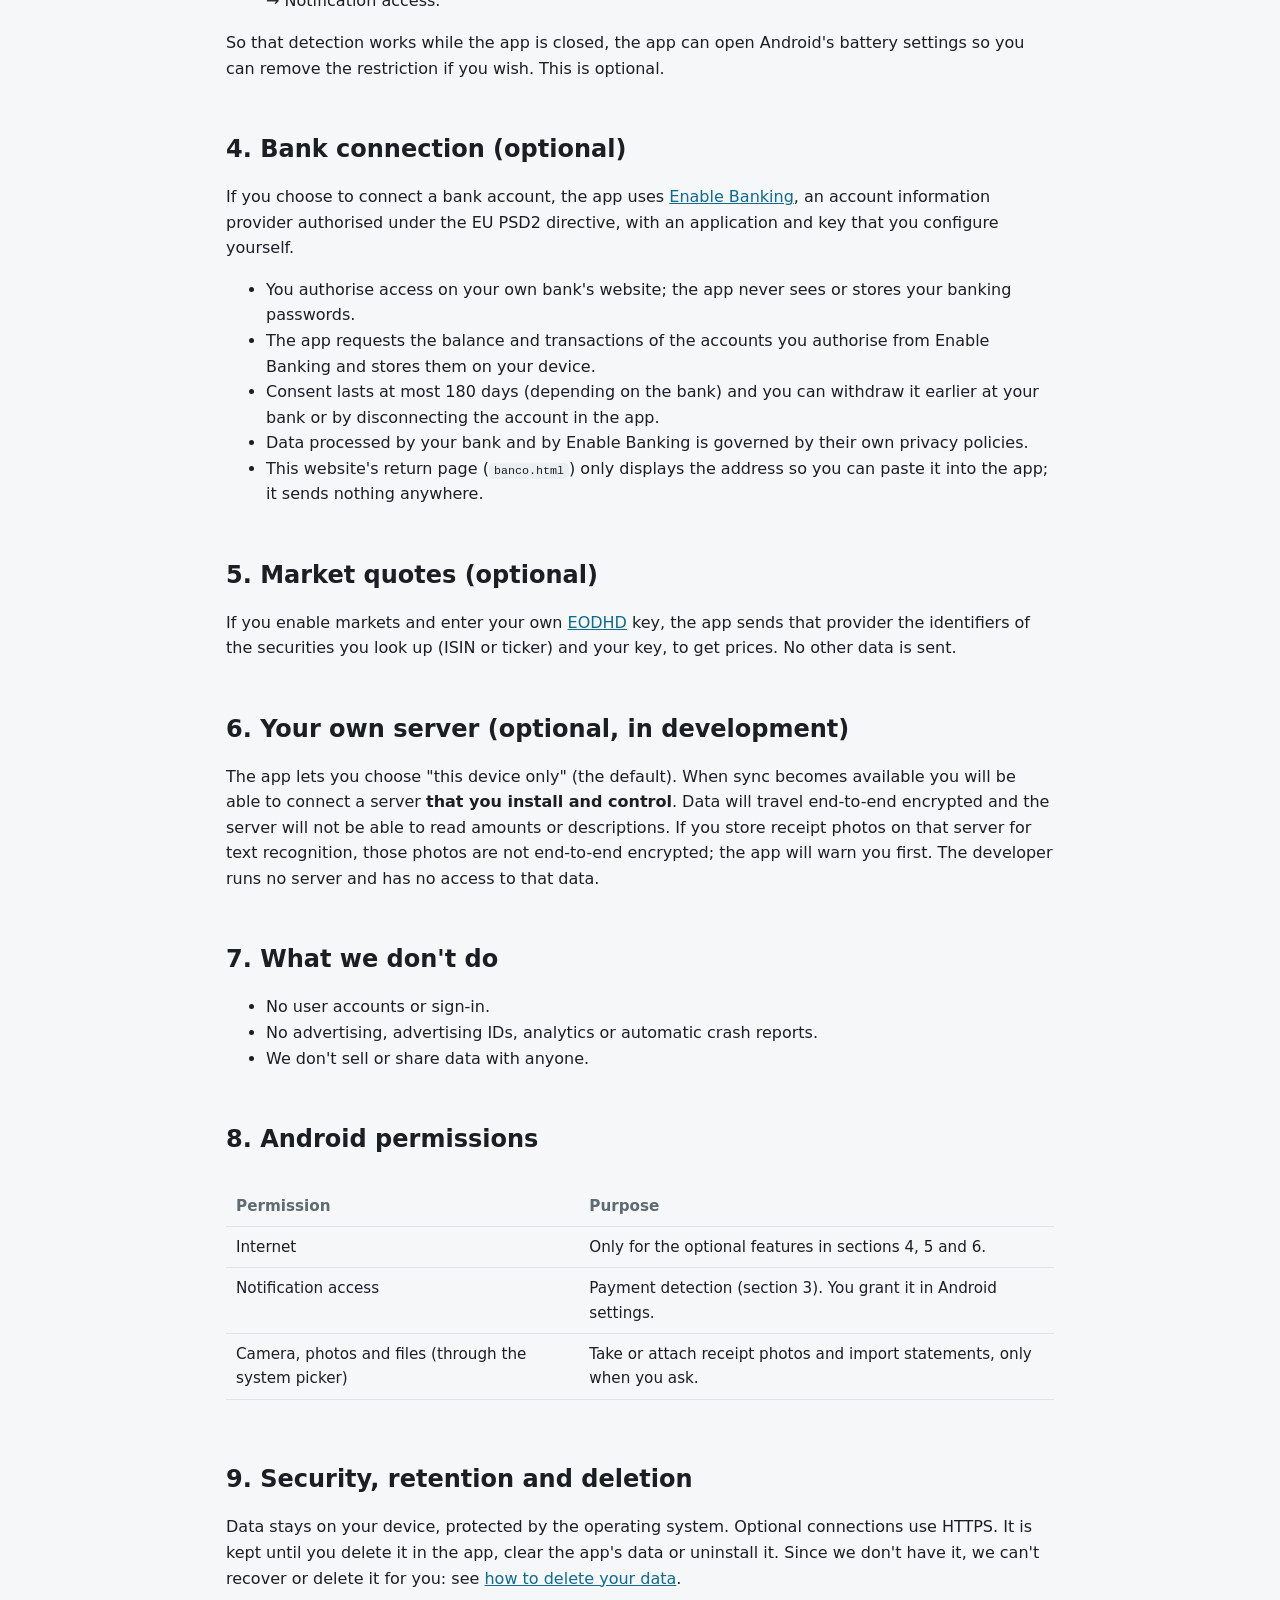
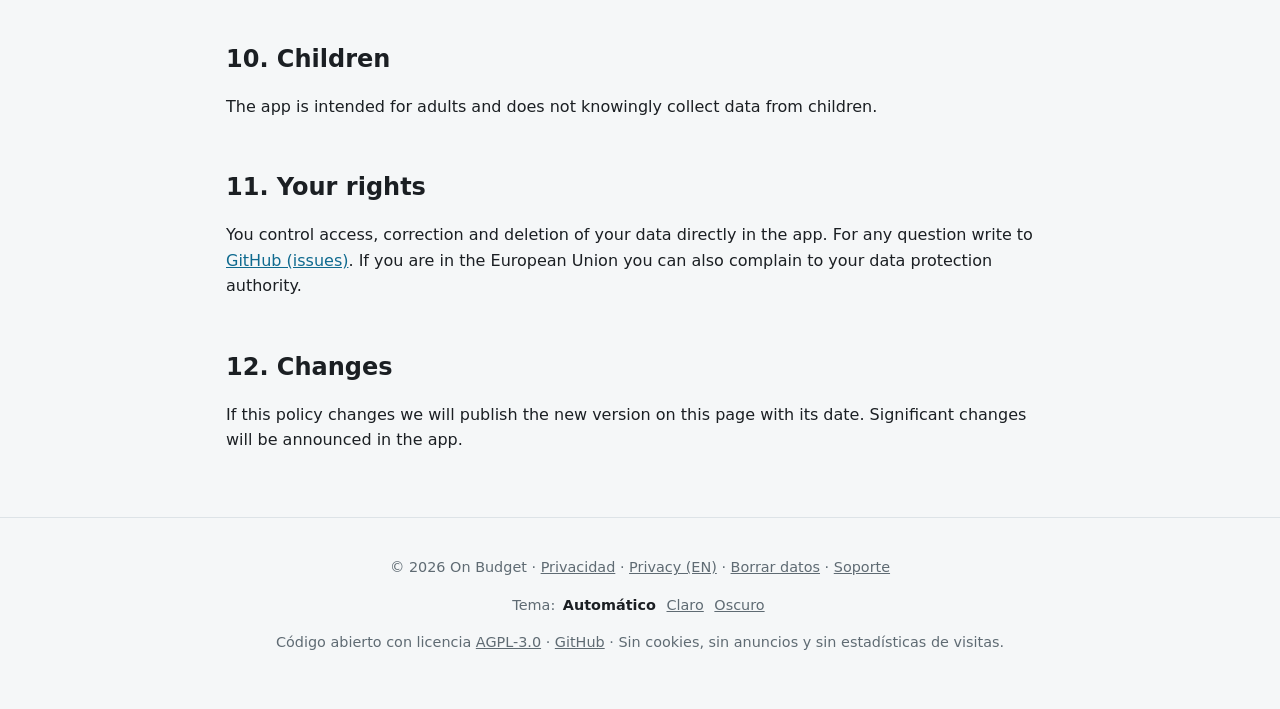
<file: sitio_web/privacy.html>
<!doctype html>
<html lang="en">
<head>
  <meta charset="utf-8">
  <meta name="viewport" content="width=device-width, initial-scale=1">
  <title>Privacy policy · On Budget</title>
  <meta name="description" content="What data On Budget handles, where it is stored and which optional connections it makes.">
  <link rel="icon" href="favicon.png">
  <link rel="stylesheet" href="estilos.css">
  <script src="config.js"></script>
  <script src="comun.js"></script>
</head>
<body>
  <header class="barra">
    <div class="barra-dentro">
      <a class="marca" href="./"><img src="logo.png" alt="">On Budget</a>
      <nav class="menu" aria-label="Secciones">
        <a href="./">Inicio</a>
        <a href="privacidad.html">Privacidad</a>
        <a href="borrar-datos.html">Borrar datos</a>
        <a href="soporte.html">Soporte</a>
        <a href="comunidad.html">Comunidad</a>
        <a href="index.html#donar">Apoyar</a>
      </nav>
    </div>
  </header>
  <main>
    <h1>On Budget privacy policy</h1>
    <p class="nota">Last updated: 17 November 2026 · <a href="privacidad.html" hreflang="es">Versión en español</a> (the Spanish version prevails in case of doubt)</p>

    <div class="info">
      <p><strong>In short:</strong> On Budget has no user accounts, no ads, no analytics and no tracking.
        Your financial data is stored <strong>only on your device</strong> and we never receive it.
        The only Internet connections are <strong>optional</strong> features, off by default, that you turn on with your own key.</p>
    </div>

    <h2>1. Who we are</h2>
    <p>On Budget ("the app") is an open-source project maintained by <span data-dato="titular">its authors on GitHub</span>.
      Contact: <a data-correo href="https://github.com/AngelFueFer/OnBudget/issues">GitHub (issues)</a>.</p>

    <h2>2. Data stored on your device</h2>
    <p>Everything below is stored in the phone's internal storage (the app's SQLite database and preferences).
      It is not sent to any developer server, because there is none.</p>
    <div class="tabla"><table>
      <tr><th>Data</th><th>Purpose</th></tr>
      <tr><td>Income, expenses, categories, budgets, fixed expenses, cards, savings accounts and investments you enter</td><td>Show and calculate your budget (the app's core feature).</td></tr>
      <tr><td>Bank statements you import (CSV or Norma 43)</td><td>Create transactions. The file is read on the phone and not sent anywhere.</td></tr>
      <tr><td>Receipt photos (camera or gallery)</td><td>Attach them to an expense. The camera or photos are only accessed when you ask.</td></tr>
      <tr><td>Payment details detected in notifications (Android only, only if you enable it)</td><td>Suggest expenses and cards. See section 3.</td></tr>
      <tr><td>Balances and transactions downloaded from your bank (only if you connect an account)</td><td>Import them and reconcile balances. See section 4.</td></tr>
      <tr><td>Keys you configure (banking provider, market quotes)</td><td>Make those connections on your behalf. They only leave the phone towards the service they belong to.</td></tr>
      <tr><td>Preferences (language, theme, currency, settings)</td><td>App operation.</td></tr>
    </table></div>

    <h2 id="notifications">3. Notification access (Android)</h2>
    <p>This feature is <strong>off</strong> until you turn it on. Before asking for the permission, the app explains what it reads and why,
      and then Android asks you to grant "Notification access" in its settings.</p>
    <ul>
      <li><strong>What is read:</strong> only notifications from banking apps, wallets (Google Wallet, Samsung Wallet…) and payment apps (e.g. PayPal) on a list built into the app. Notifications from any other app are ignored and never stored.</li>
      <li><strong>What is stored:</strong> the title and text of those notifications are kept temporarily on the phone until you open the app. The app then extracts the card (e.g. "Visa ••1234"), amount and merchant, suggests them as an expense or card, and deletes the notification text.</li>
      <li><strong>Why:</strong> only to log your expenses faster. It is never used for advertising or profiling and never leaves the device.</li>
      <li><strong>How to turn it off:</strong> in the app (Settings → My cards → Notification reading) or in Android Settings → Notification access.</li>
    </ul>
    <p>So that detection works while the app is closed, the app can open Android's battery settings so you can remove the restriction if you wish. This is optional.</p>

    <h2 id="bank">4. Bank connection (optional)</h2>
    <p>If you choose to connect a bank account, the app uses <a href="https://enablebanking.com" rel="noopener">Enable Banking</a>,
      an account information provider authorised under the EU PSD2 directive, with an application and key that you configure yourself.</p>
    <ul>
      <li>You authorise access on your own bank's website; the app never sees or stores your banking passwords.</li>
      <li>The app requests the balance and transactions of the accounts you authorise from Enable Banking and stores them on your device.</li>
      <li>Consent lasts at most 180 days (depending on the bank) and you can withdraw it earlier at your bank or by disconnecting the account in the app.</li>
      <li>Data processed by your bank and by Enable Banking is governed by their own privacy policies.</li>
      <li>This website's return page (<code>banco.html</code>) only displays the address so you can paste it into the app; it sends nothing anywhere.</li>
    </ul>

    <h2 id="quotes">5. Market quotes (optional)</h2>
    <p>If you enable markets and enter your own <a href="https://eodhd.com" rel="noopener">EODHD</a> key, the app sends that provider
      the identifiers of the securities you look up (ISIN or ticker) and your key, to get prices. No other data is sent.</p>

    <h2 id="server">6. Your own server (optional, in development)</h2>
    <p>The app lets you choose "this device only" (the default). When sync becomes available you will be able to connect a server
      <strong>that you install and control</strong>. Data will travel end-to-end encrypted and the server will not be able to read amounts or descriptions.
      If you store receipt photos on that server for text recognition, those photos are not end-to-end encrypted; the app will warn you first.
      The developer runs no server and has no access to that data.</p>

    <h2>7. What we don't do</h2>
    <ul>
      <li>No user accounts or sign-in.</li>
      <li>No advertising, advertising IDs, analytics or automatic crash reports.</li>
      <li>We don't sell or share data with anyone.</li>
    </ul>

    <h2>8. Android permissions</h2>
    <div class="tabla"><table>
      <tr><th>Permission</th><th>Purpose</th></tr>
      <tr><td>Internet</td><td>Only for the optional features in sections 4, 5 and 6.</td></tr>
      <tr><td>Notification access</td><td>Payment detection (section 3). You grant it in Android settings.</td></tr>
      <tr><td>Camera, photos and files (through the system picker)</td><td>Take or attach receipt photos and import statements, only when you ask.</td></tr>
    </table></div>

    <h2>9. Security, retention and deletion</h2>
    <p>Data stays on your device, protected by the operating system. Optional connections use HTTPS.
      It is kept until you delete it in the app, clear the app's data or uninstall it.
      Since we don't have it, we can't recover or delete it for you: see <a href="borrar-datos.html">how to delete your data</a>.</p>

    <h2>10. Children</h2>
    <p>The app is intended for adults and does not knowingly collect data from children.</p>

    <h2>11. Your rights</h2>
    <p>You control access, correction and deletion of your data directly in the app. For any question write to
      <a data-correo href="https://github.com/AngelFueFer/OnBudget/issues">GitHub (issues)</a>. If you are in the European Union you can also complain to your data protection authority.</p>

    <h2>12. Changes</h2>
    <p>If this policy changes we will publish the new version on this page with its date. Significant changes will be announced in the app.</p>
  </main>
  <footer>
    <p>© 2026 <span data-dato="titular">On Budget</span> · <a href="privacidad.html">Privacidad</a> · <a href="privacy.html">Privacy (EN)</a> · <a href="borrar-datos.html">Borrar datos</a> · <a href="soporte.html">Soporte</a></p>
    <p class="tema">Tema: <button type="button" data-tema="auto">Automático</button> <button type="button" data-tema="claro">Claro</button> <button type="button" data-tema="oscuro">Oscuro</button></p>
    <p>Código abierto con licencia <a href="https://github.com/AngelFueFer/OnBudget/blob/main/LICENSE">AGPL-3.0</a> · <a href="https://github.com/AngelFueFer/OnBudget">GitHub</a> · Sin cookies, sin anuncios y sin estadísticas de visitas.</p>
  </footer>
</body>
</html>
</file>
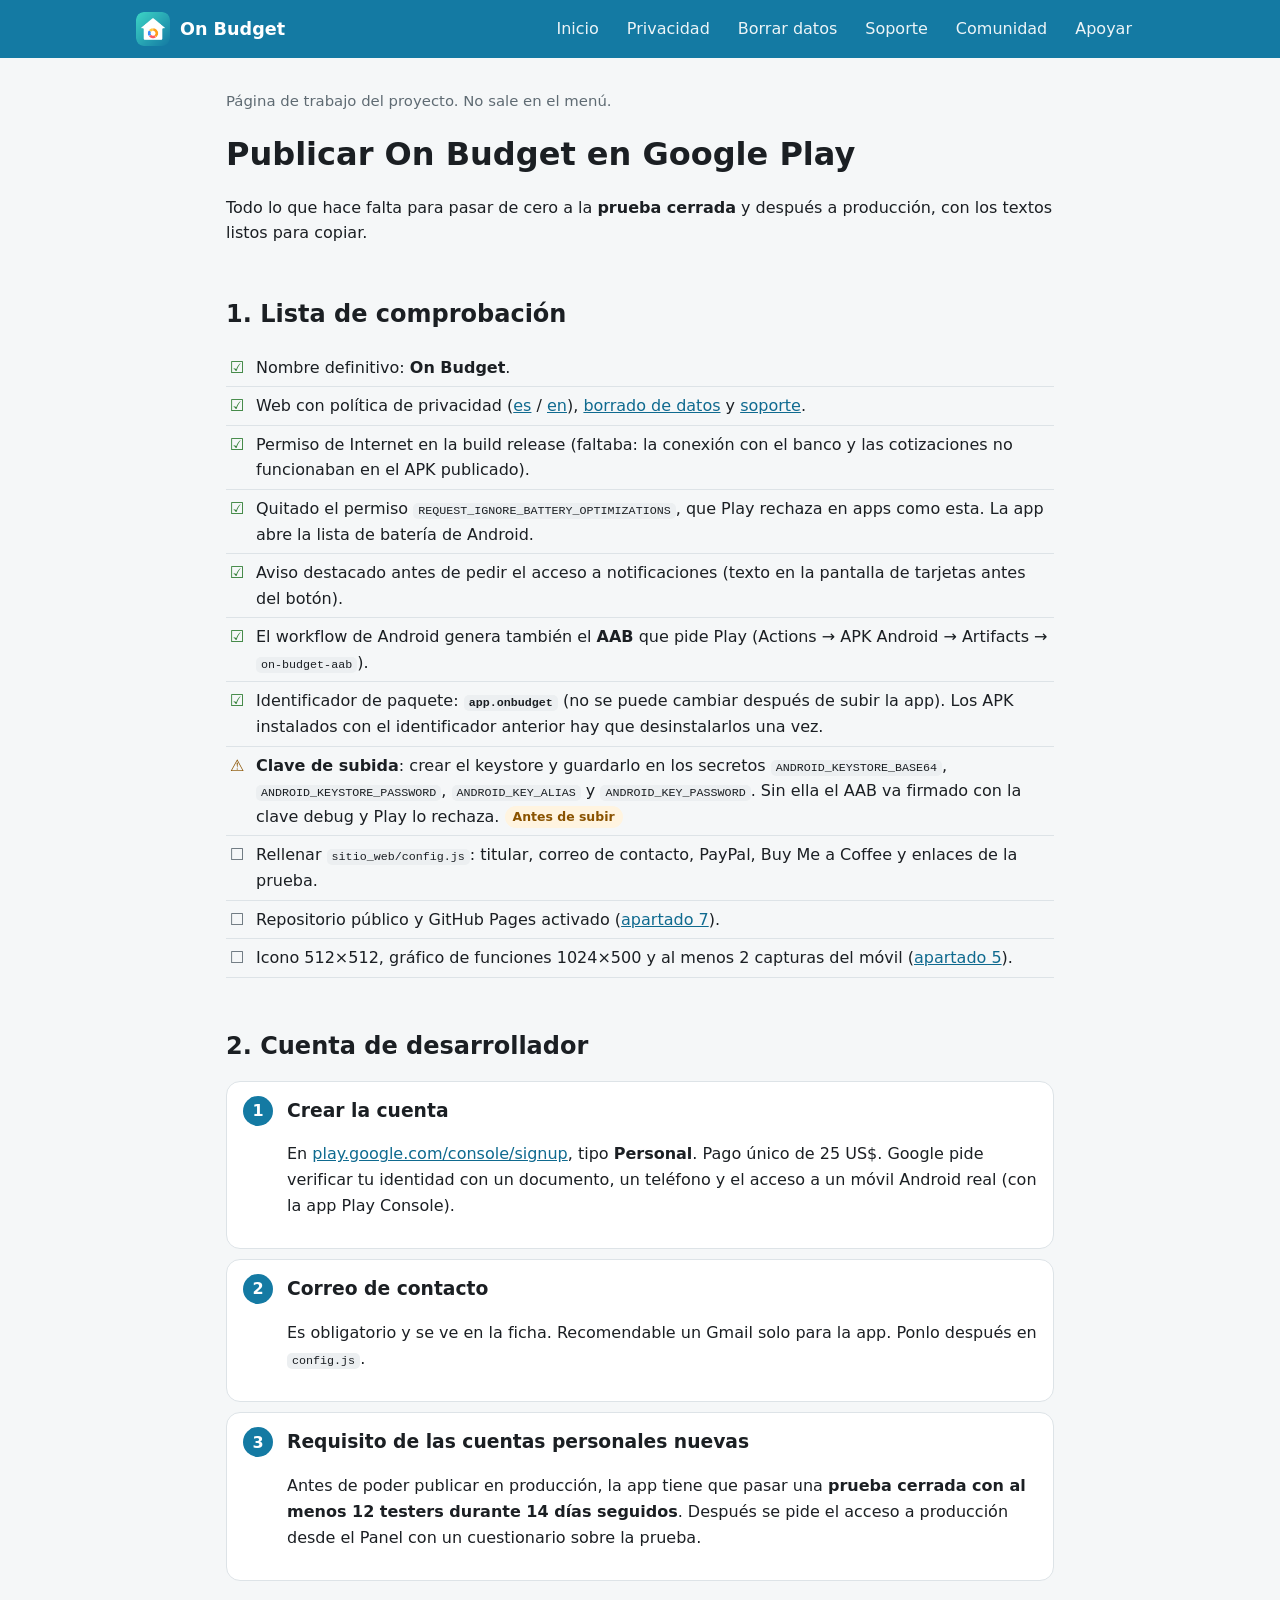
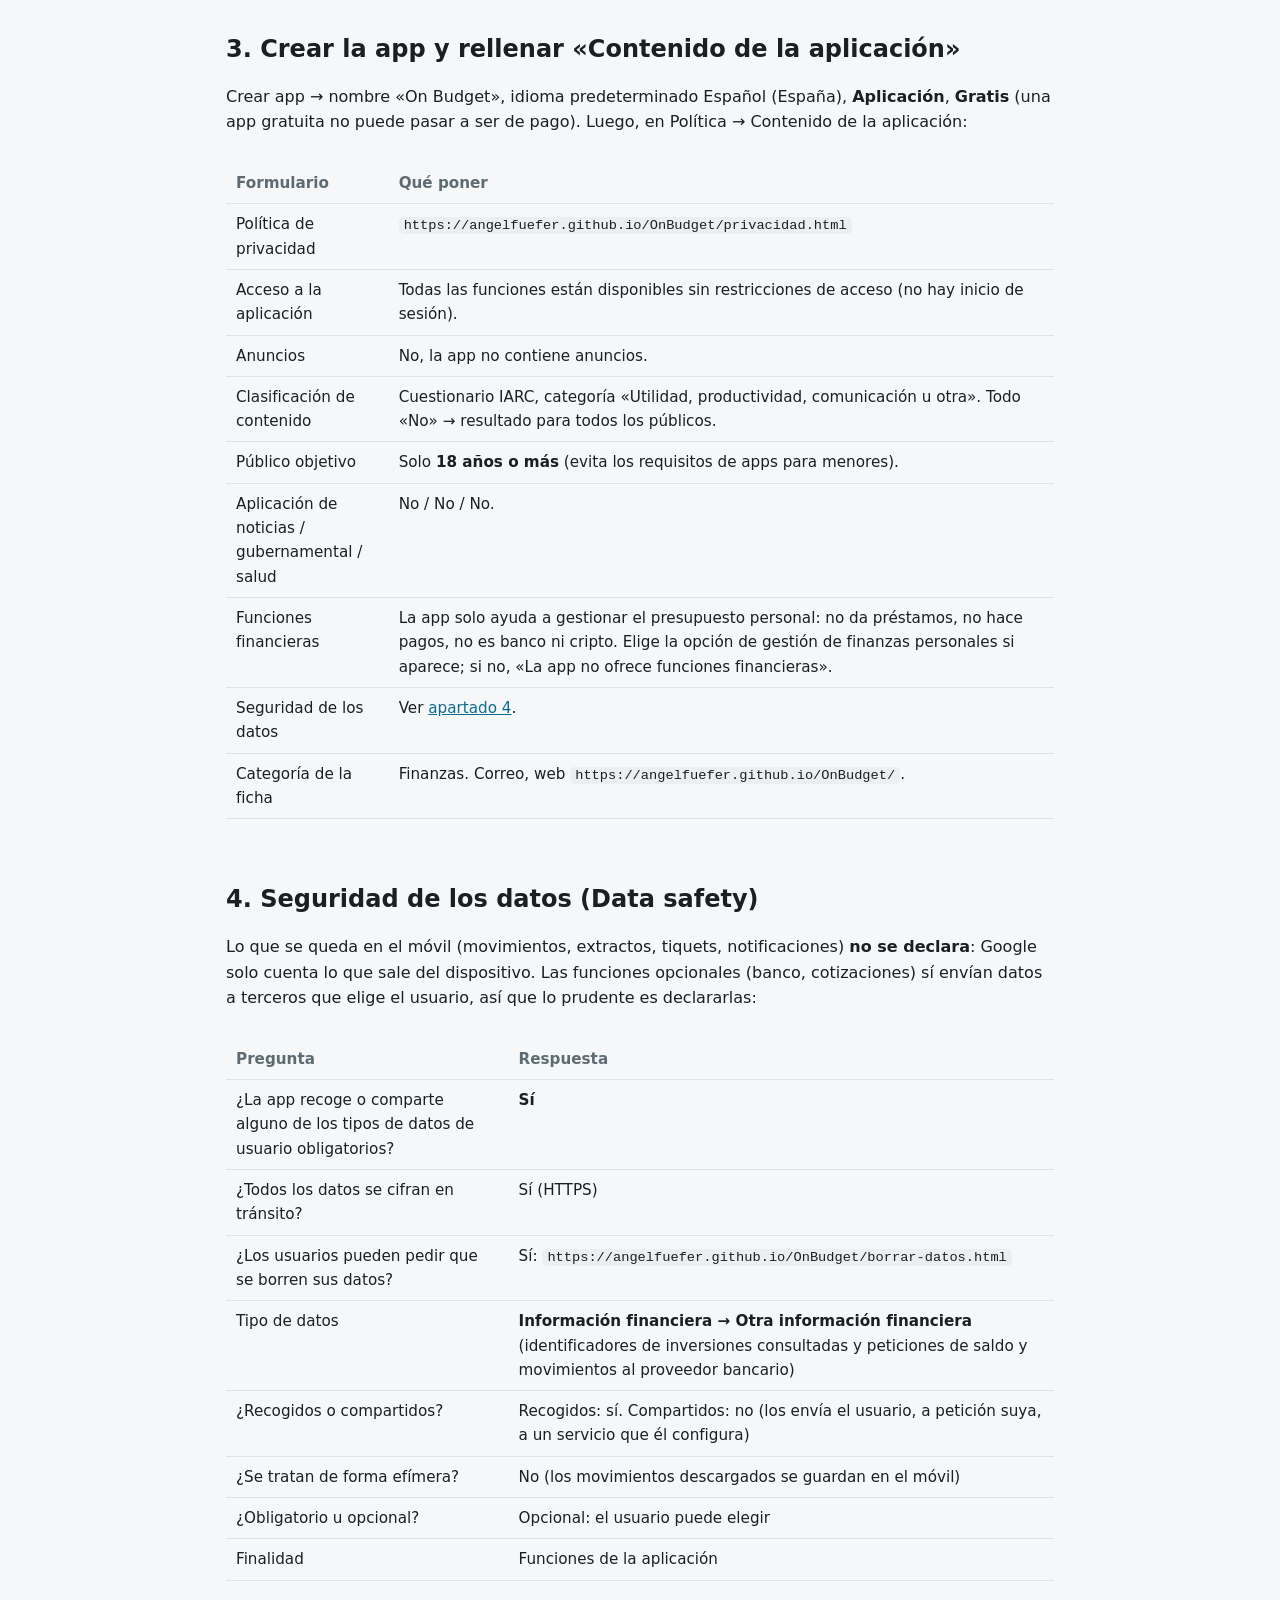
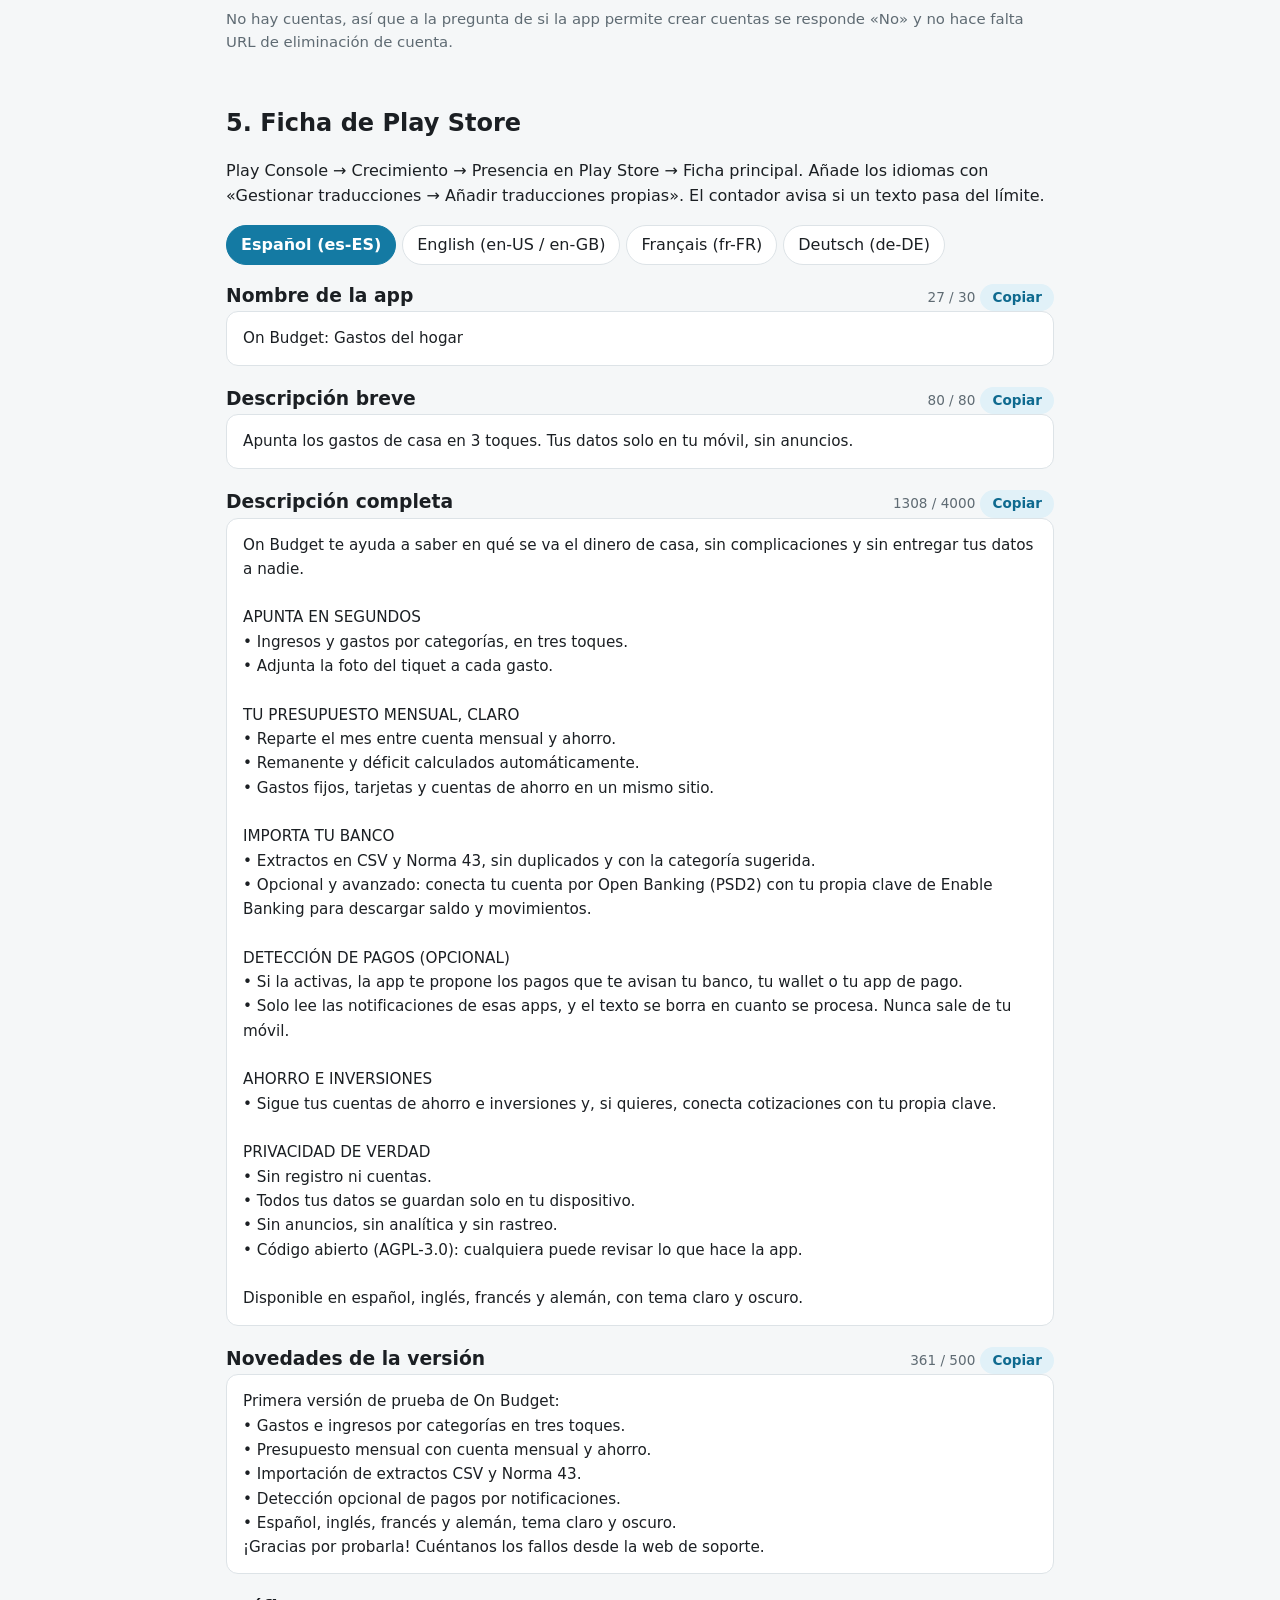
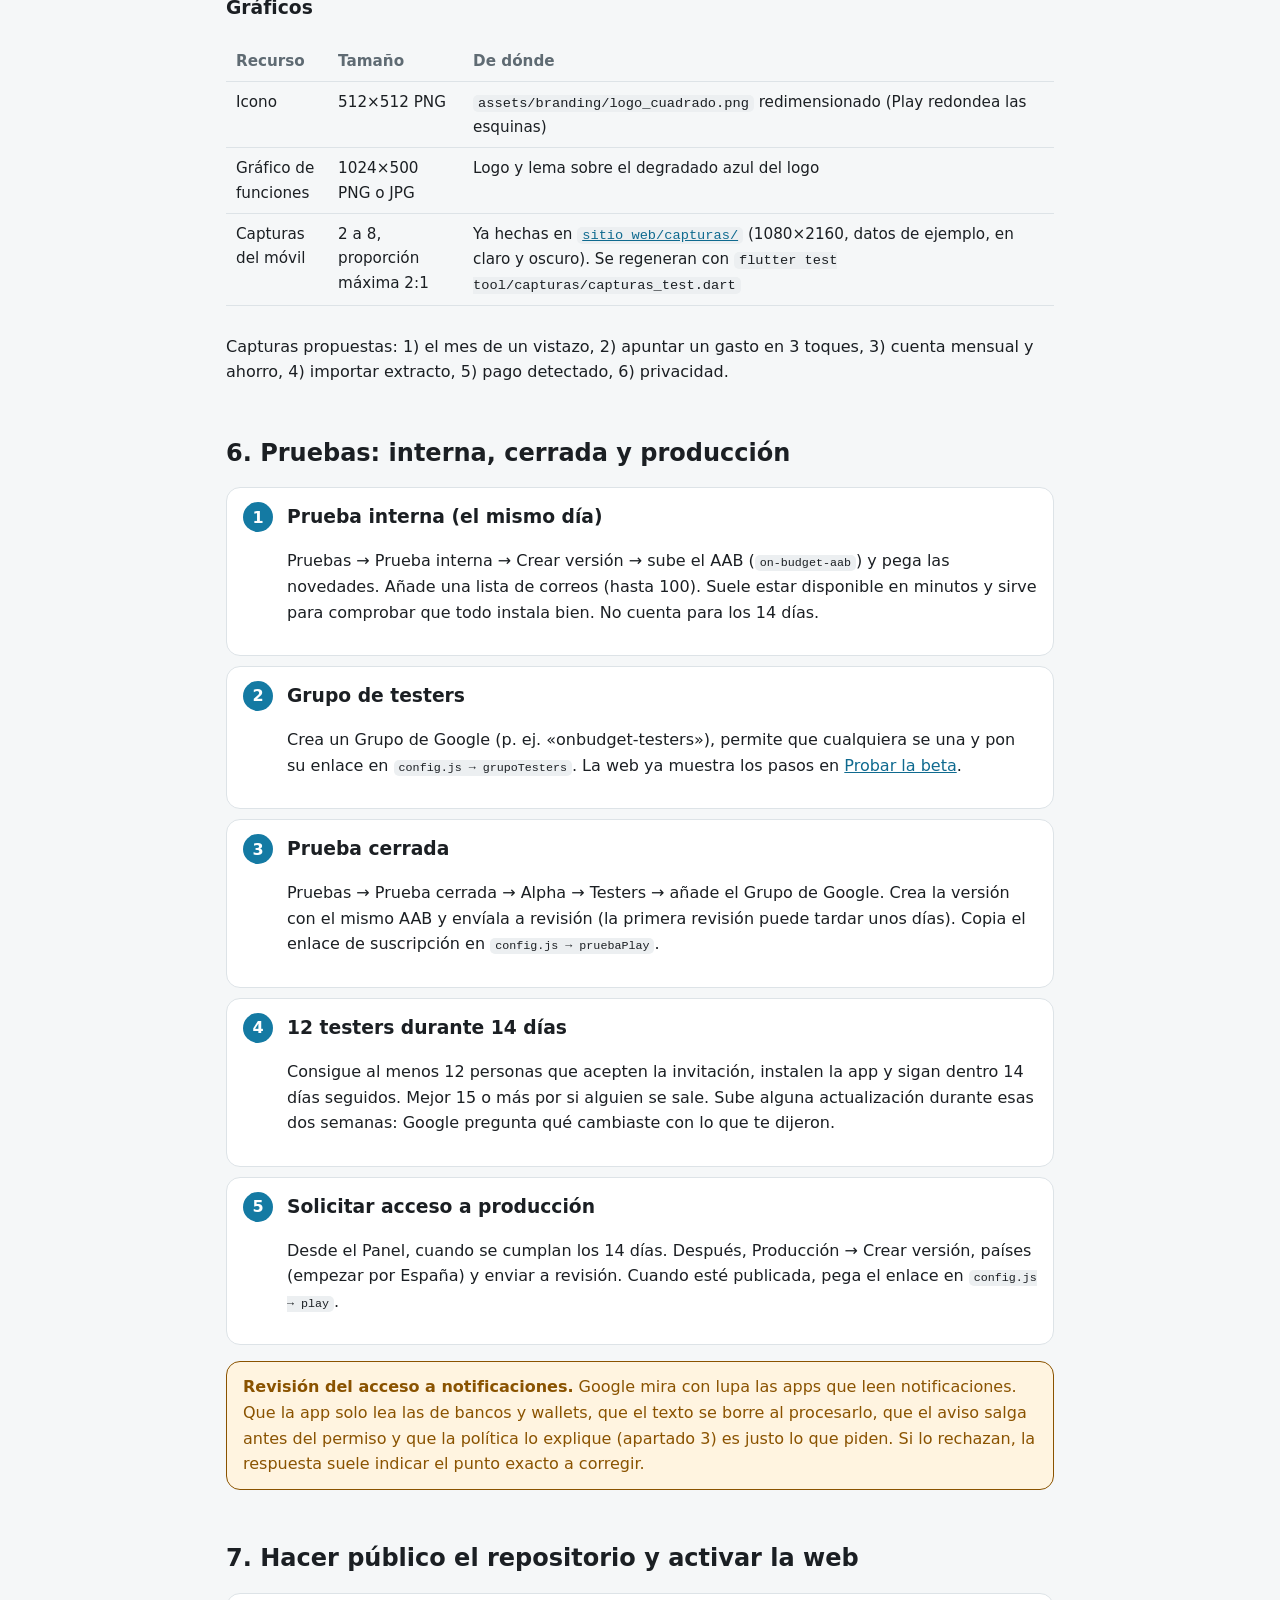
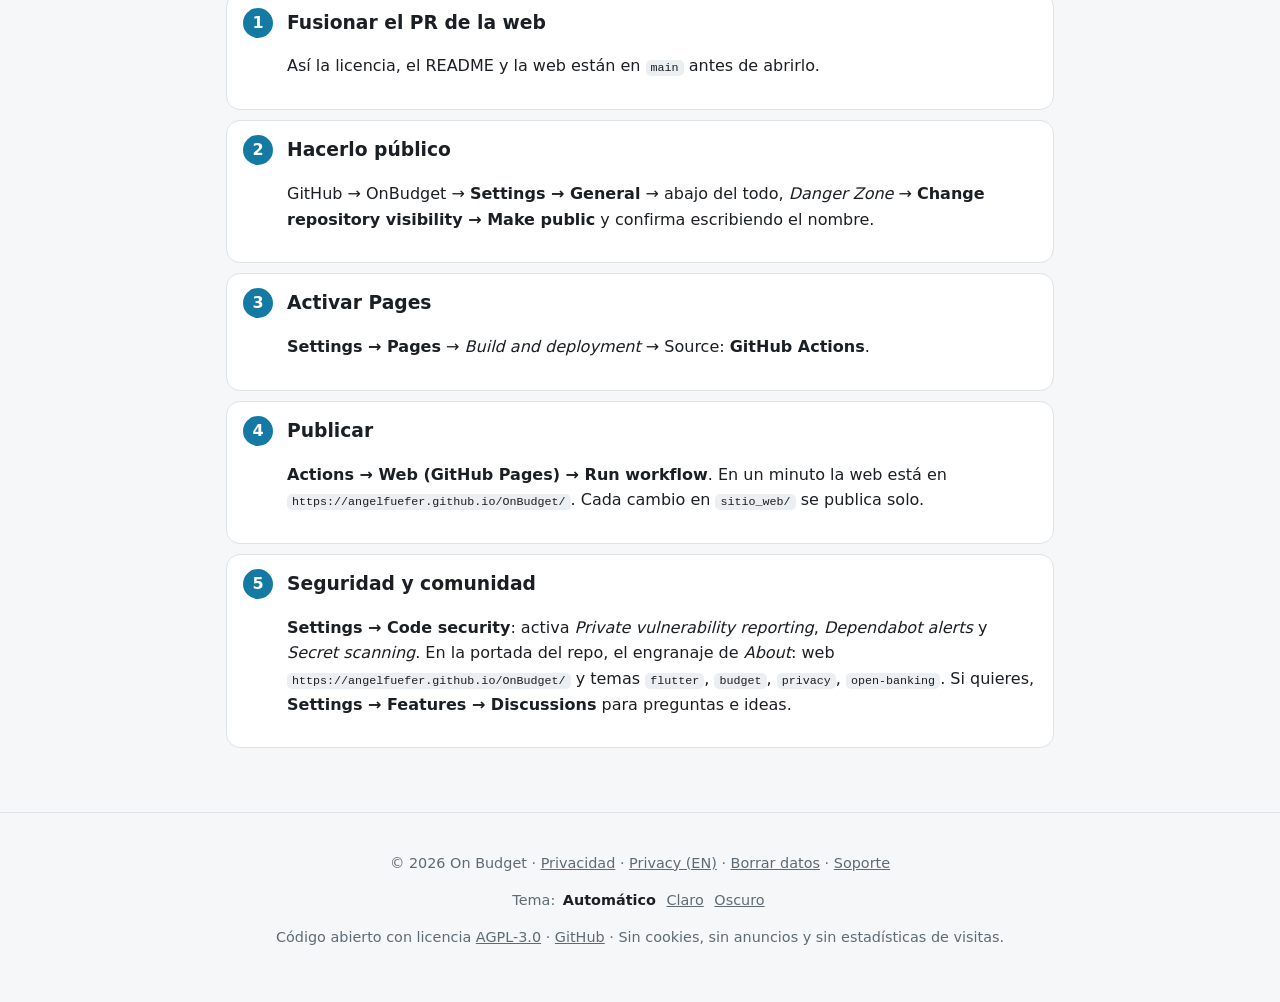
<file: sitio_web/publicar.html>
<!doctype html>
<html lang="es">
<head>
  <meta charset="utf-8">
  <meta name="viewport" content="width=device-width, initial-scale=1">
  <title>Publicación en Google Play · On Budget</title>
  <meta name="description" content="Guía interna para publicar On Budget en Google Play: pasos, formularios, textos de la ficha y lista de comprobación.">
  <meta name="robots" content="noindex">
  <link rel="icon" href="favicon.png">
  <link rel="stylesheet" href="estilos.css">
  <script src="config.js"></script>
  <script src="comun.js"></script>
</head>
<body>
  <header class="barra">
    <div class="barra-dentro">
      <a class="marca" href="./"><img src="logo.png" alt="">On Budget</a>
      <nav class="menu" aria-label="Secciones">
        <a href="./">Inicio</a>
        <a href="privacidad.html">Privacidad</a>
        <a href="borrar-datos.html">Borrar datos</a>
        <a href="soporte.html">Soporte</a>
        <a href="comunidad.html">Comunidad</a>
        <a href="index.html#donar">Apoyar</a>
      </nav>
    </div>
  </header>
  <main>
    <p class="nota" style="margin-top:0">Página de trabajo del proyecto. No sale en el menú.</p>
    <h1>Publicar On Budget en Google Play</h1>
    <p>Todo lo que hace falta para pasar de cero a la <strong>prueba cerrada</strong> y después a producción, con los textos listos para copiar.</p>

    <h2 id="estado">1. Lista de comprobación</h2>
    <ul class="check">
      <li class="hecho">Nombre definitivo: <strong>On Budget</strong>.</li>
      <li class="hecho">Web con política de privacidad (<a href="privacidad.html">es</a> / <a href="privacy.html">en</a>), <a href="borrar-datos.html">borrado de datos</a> y <a href="soporte.html">soporte</a>.</li>
      <li class="hecho">Permiso de Internet en la build release (faltaba: la conexión con el banco y las cotizaciones no funcionaban en el APK publicado).</li>
      <li class="hecho">Quitado el permiso <code>REQUEST_IGNORE_BATTERY_OPTIMIZATIONS</code>, que Play rechaza en apps como esta. La app abre la lista de batería de Android.</li>
      <li class="hecho">Aviso destacado antes de pedir el acceso a notificaciones (texto en la pantalla de tarjetas antes del botón).</li>
      <li class="hecho">El workflow de Android genera también el <strong>AAB</strong> que pide Play (Actions → APK Android → Artifacts → <code>on-budget-aab</code>).</li>
      <li class="hecho">Identificador de paquete: <strong><code>app.onbudget</code></strong> (no se puede cambiar después de subir la app). Los APK instalados con el identificador anterior hay que desinstalarlos una vez.</li>
      <li class="bloquea"><strong>Clave de subida</strong>: crear el keystore y guardarlo en los secretos <code>ANDROID_KEYSTORE_BASE64</code>, <code>ANDROID_KEYSTORE_PASSWORD</code>, <code>ANDROID_KEY_ALIAS</code> y <code>ANDROID_KEY_PASSWORD</code>. Sin ella el AAB va firmado con la clave debug y Play lo rechaza. <span class="etiqueta urgente">Antes de subir</span></li>
      <li>Rellenar <code>sitio_web/config.js</code>: titular, correo de contacto, PayPal, Buy Me a Coffee y enlaces de la prueba.</li>
      <li>Repositorio público y GitHub Pages activado (<a href="#github">apartado 7</a>).</li>
      <li>Icono 512×512, gráfico de funciones 1024×500 y al menos 2 capturas del móvil (<a href="#graficos">apartado 5</a>).</li>
    </ul>

    <h2 id="cuenta">2. Cuenta de desarrollador</h2>
    <ol class="pasos">
      <li><h3>Crear la cuenta</h3>
        <p>En <a href="https://play.google.com/console/signup" rel="noopener">play.google.com/console/signup</a>, tipo <strong>Personal</strong>. Pago único de 25 US$.
          Google pide verificar tu identidad con un documento, un teléfono y el acceso a un móvil Android real (con la app Play Console).</p></li>
      <li><h3>Correo de contacto</h3>
        <p>Es obligatorio y se ve en la ficha. Recomendable un Gmail solo para la app. Ponlo después en <code>config.js</code>.</p></li>
      <li><h3>Requisito de las cuentas personales nuevas</h3>
        <p>Antes de poder publicar en producción, la app tiene que pasar una <strong>prueba cerrada con al menos 12 testers durante 14 días seguidos</strong>.
          Después se pide el acceso a producción desde el Panel con un cuestionario sobre la prueba.</p></li>
    </ol>

    <h2 id="app">3. Crear la app y rellenar «Contenido de la aplicación»</h2>
    <p>Crear app → nombre «On Budget», idioma predeterminado Español (España), <strong>Aplicación</strong>, <strong>Gratis</strong>
      (una app gratuita no puede pasar a ser de pago). Luego, en Política → Contenido de la aplicación:</p>
    <div class="tabla"><table>
      <tr><th>Formulario</th><th>Qué poner</th></tr>
      <tr><td>Política de privacidad</td><td><code>https://angelfuefer.github.io/OnBudget/privacidad.html</code></td></tr>
      <tr><td>Acceso a la aplicación</td><td>Todas las funciones están disponibles sin restricciones de acceso (no hay inicio de sesión).</td></tr>
      <tr><td>Anuncios</td><td>No, la app no contiene anuncios.</td></tr>
      <tr><td>Clasificación de contenido</td><td>Cuestionario IARC, categoría «Utilidad, productividad, comunicación u otra». Todo «No» → resultado para todos los públicos.</td></tr>
      <tr><td>Público objetivo</td><td>Solo <strong>18 años o más</strong> (evita los requisitos de apps para menores).</td></tr>
      <tr><td>Aplicación de noticias / gubernamental / salud</td><td>No / No / No.</td></tr>
      <tr><td>Funciones financieras</td><td>La app solo ayuda a gestionar el presupuesto personal: no da préstamos, no hace pagos, no es banco ni cripto. Elige la opción de gestión de finanzas personales si aparece; si no, «La app no ofrece funciones financieras».</td></tr>
      <tr><td>Seguridad de los datos</td><td>Ver <a href="#datos">apartado 4</a>.</td></tr>
      <tr><td>Categoría de la ficha</td><td>Finanzas. Correo, web <code>https://angelfuefer.github.io/OnBudget/</code>.</td></tr>
    </table></div>

    <h2 id="datos">4. Seguridad de los datos (Data safety)</h2>
    <p>Lo que se queda en el móvil (movimientos, extractos, tiquets, notificaciones) <strong>no se declara</strong>: Google solo cuenta lo que sale del dispositivo.
      Las funciones opcionales (banco, cotizaciones) sí envían datos a terceros que elige el usuario, así que lo prudente es declararlas:</p>
    <div class="tabla"><table>
      <tr><th>Pregunta</th><th>Respuesta</th></tr>
      <tr><td>¿La app recoge o comparte alguno de los tipos de datos de usuario obligatorios?</td><td><strong>Sí</strong></td></tr>
      <tr><td>¿Todos los datos se cifran en tránsito?</td><td>Sí (HTTPS)</td></tr>
      <tr><td>¿Los usuarios pueden pedir que se borren sus datos?</td><td>Sí: <code>https://angelfuefer.github.io/OnBudget/borrar-datos.html</code></td></tr>
      <tr><td>Tipo de datos</td><td><strong>Información financiera → Otra información financiera</strong> (identificadores de inversiones consultadas y peticiones de saldo y movimientos al proveedor bancario)</td></tr>
      <tr><td>¿Recogidos o compartidos?</td><td>Recogidos: sí. Compartidos: no (los envía el usuario, a petición suya, a un servicio que él configura)</td></tr>
      <tr><td>¿Se tratan de forma efímera?</td><td>No (los movimientos descargados se guardan en el móvil)</td></tr>
      <tr><td>¿Obligatorio u opcional?</td><td>Opcional: el usuario puede elegir</td></tr>
      <tr><td>Finalidad</td><td>Funciones de la aplicación</td></tr>
    </table></div>
    <p class="nota">No hay cuentas, así que a la pregunta de si la app permite crear cuentas se responde «No» y no hace falta URL de eliminación de cuenta.</p>

    <h2 id="ficha">5. Ficha de Play Store</h2>
    <p>Play Console → Crecimiento → Presencia en Play Store → Ficha principal. Añade los idiomas con «Gestionar traducciones → Añadir traducciones propias».
      El contador avisa si un texto pasa del límite.</p>
    <div class="pestanas" role="tablist">
      <button type="button" role="tab" data-panel="ficha-es" aria-selected="true">Español (es-ES)</button>
      <button type="button" role="tab" data-panel="ficha-en" aria-selected="false">English (en-US / en-GB)</button>
      <button type="button" role="tab" data-panel="ficha-fr" aria-selected="false">Français (fr-FR)</button>
      <button type="button" role="tab" data-panel="ficha-de" aria-selected="false">Deutsch (de-DE)</button>
    </div>
    <div id="ficha-es" lang="es">
      <div class="copiable" data-limite="30"><div class="cabeza"><h3>Nombre de la app</h3><span><span class="contador"></span> <button type="button" class="copiar">Copiar</button></span></div><pre>On Budget: Gastos del hogar</pre></div>
      <div class="copiable" data-limite="80"><div class="cabeza"><h3>Descripción breve</h3><span><span class="contador"></span> <button type="button" class="copiar">Copiar</button></span></div><pre>Apunta los gastos de casa en 3 toques. Tus datos solo en tu móvil, sin anuncios.</pre></div>
      <div class="copiable" data-limite="4000"><div class="cabeza"><h3>Descripción completa</h3><span><span class="contador"></span> <button type="button" class="copiar">Copiar</button></span></div><pre>On Budget te ayuda a saber en qué se va el dinero de casa, sin complicaciones y sin entregar tus datos a nadie.

APUNTA EN SEGUNDOS
• Ingresos y gastos por categorías, en tres toques.
• Adjunta la foto del tiquet a cada gasto.

TU PRESUPUESTO MENSUAL, CLARO
• Reparte el mes entre cuenta mensual y ahorro.
• Remanente y déficit calculados automáticamente.
• Gastos fijos, tarjetas y cuentas de ahorro en un mismo sitio.

IMPORTA TU BANCO
• Extractos en CSV y Norma 43, sin duplicados y con la categoría sugerida.
• Opcional y avanzado: conecta tu cuenta por Open Banking (PSD2) con tu propia clave de Enable Banking para descargar saldo y movimientos.

DETECCIÓN DE PAGOS (OPCIONAL)
• Si la activas, la app te propone los pagos que te avisan tu banco, tu wallet o tu app de pago.
• Solo lee las notificaciones de esas apps, y el texto se borra en cuanto se procesa. Nunca sale de tu móvil.

AHORRO E INVERSIONES
• Sigue tus cuentas de ahorro e inversiones y, si quieres, conecta cotizaciones con tu propia clave.

PRIVACIDAD DE VERDAD
• Sin registro ni cuentas.
• Todos tus datos se guardan solo en tu dispositivo.
• Sin anuncios, sin analítica y sin rastreo.
• Código abierto (AGPL-3.0): cualquiera puede revisar lo que hace la app.

Disponible en español, inglés, francés y alemán, con tema claro y oscuro.</pre></div>
      <div class="copiable" data-limite="500"><div class="cabeza"><h3>Novedades de la versión</h3><span><span class="contador"></span> <button type="button" class="copiar">Copiar</button></span></div><pre>Primera versión de prueba de On Budget:
• Gastos e ingresos por categorías en tres toques.
• Presupuesto mensual con cuenta mensual y ahorro.
• Importación de extractos CSV y Norma 43.
• Detección opcional de pagos por notificaciones.
• Español, inglés, francés y alemán, tema claro y oscuro.
¡Gracias por probarla! Cuéntanos los fallos desde la web de soporte.</pre></div>
    </div>
    <div id="ficha-en" lang="en" hidden>
      <div class="copiable" data-limite="30"><div class="cabeza"><h3>Nombre de la app</h3><span><span class="contador"></span> <button type="button" class="copiar">Copiar</button></span></div><pre>On Budget: Home Budget</pre></div>
      <div class="copiable" data-limite="80"><div class="cabeza"><h3>Descripción breve</h3><span><span class="contador"></span> <button type="button" class="copiar">Copiar</button></span></div><pre>Log household spending in 3 taps. Your data stays on your phone. No ads.</pre></div>
      <div class="copiable" data-limite="4000"><div class="cabeza"><h3>Descripción completa</h3><span><span class="contador"></span> <button type="button" class="copiar">Copiar</button></span></div><pre>On Budget helps you see where your household money goes, simply and without handing your data to anyone.

LOG IN SECONDS
• Income and expenses by category, in three taps.
• Attach a receipt photo to any expense.

A CLEAR MONTHLY BUDGET
• Split the month between your monthly account and savings.
• Surplus and shortfall calculated automatically.
• Fixed expenses, cards and savings accounts in one place.

IMPORT FROM YOUR BANK
• CSV and Norma 43 statements, without duplicates and with suggested categories.
• Optional and advanced: connect your account via Open Banking (PSD2) with your own Enable Banking key to download balances and transactions.

PAYMENT DETECTION (OPTIONAL)
• If you turn it on, the app suggests the payments your bank, wallet or payment app notifies you about.
• It only reads notifications from those apps, and the text is deleted as soon as it is processed. It never leaves your phone.

SAVINGS AND INVESTMENTS
• Track savings accounts and investments and, if you want, get market quotes with your own key.

REAL PRIVACY
• No sign-up, no accounts.
• All your data is stored only on your device.
• No ads, no analytics, no tracking.
• Open source (AGPL-3.0): anyone can check what the app does.

Available in English, Spanish, French and German, with light and dark themes.</pre></div>
      <div class="copiable" data-limite="500"><div class="cabeza"><h3>Novedades de la versión</h3><span><span class="contador"></span> <button type="button" class="copiar">Copiar</button></span></div><pre>First test release of On Budget:
• Income and expenses by category in three taps.
• Monthly budget with monthly account and savings.
• CSV and Norma 43 statement import.
• Optional payment detection from notifications.
• English, Spanish, French and German, light and dark theme.
Thanks for testing! Report bugs from the support page.</pre></div>
    </div>
    <div id="ficha-fr" lang="fr" hidden>
      <div class="copiable" data-limite="30"><div class="cabeza"><h3>Nombre de la app</h3><span><span class="contador"></span> <button type="button" class="copiar">Copiar</button></span></div><pre>On Budget : Budget familial</pre></div>
      <div class="copiable" data-limite="80"><div class="cabeza"><h3>Descripción breve</h3><span><span class="contador"></span> <button type="button" class="copiar">Copiar</button></span></div><pre>Notez les dépenses du foyer en 3 gestes. Données sur votre téléphone, sans pub.</pre></div>
      <div class="copiable" data-limite="4000"><div class="cabeza"><h3>Descripción completa</h3><span><span class="contador"></span> <button type="button" class="copiar">Copiar</button></span></div><pre>On Budget vous aide à savoir où part l&#x27;argent du foyer, simplement et sans confier vos données à personne.

NOTEZ EN QUELQUES SECONDES
• Revenus et dépenses par catégorie, en trois gestes.
• Joignez la photo du ticket à chaque dépense.

UN BUDGET MENSUEL CLAIR
• Répartissez le mois entre compte courant et épargne.
• Excédent et déficit calculés automatiquement.
• Dépenses fixes, cartes et comptes d&#x27;épargne au même endroit.

IMPORTEZ VOTRE BANQUE
• Relevés CSV et Norma 43, sans doublons et avec la catégorie suggérée.
• Option avancée : connectez votre compte via l&#x27;Open Banking (DSP2) avec votre propre clé Enable Banking pour télécharger solde et opérations.

DÉTECTION DES PAIEMENTS (FACULTATIVE)
• Si vous l&#x27;activez, l&#x27;app vous propose les paiements signalés par votre banque, votre wallet ou votre app de paiement.
• Elle ne lit que les notifications de ces apps, et le texte est effacé dès qu&#x27;il est traité. Rien ne quitte votre téléphone.

ÉPARGNE ET INVESTISSEMENTS
• Suivez vos comptes d&#x27;épargne et vos investissements et, si vous le souhaitez, obtenez les cours avec votre propre clé.

UNE VRAIE CONFIDENTIALITÉ
• Sans inscription ni compte.
• Toutes vos données restent uniquement sur votre appareil.
• Sans publicité, sans statistiques, sans pistage.
• Open source (AGPL-3.0) : chacun peut vérifier ce que fait l&#x27;app.

Disponible en français, anglais, espagnol et allemand, avec thème clair et sombre.</pre></div>
      <div class="copiable" data-limite="500"><div class="cabeza"><h3>Novedades de la versión</h3><span><span class="contador"></span> <button type="button" class="copiar">Copiar</button></span></div><pre>Première version de test d&#x27;On Budget :
• Revenus et dépenses par catégorie en trois gestes.
• Budget mensuel avec compte courant et épargne.
• Import de relevés CSV et Norma 43.
• Détection facultative des paiements par notifications.
• Français, anglais, espagnol et allemand, thème clair et sombre.
Merci de la tester ! Signalez les bugs depuis la page d&#x27;assistance.</pre></div>
    </div>
    <div id="ficha-de" lang="de" hidden>
      <div class="copiable" data-limite="30"><div class="cabeza"><h3>Nombre de la app</h3><span><span class="contador"></span> <button type="button" class="copiar">Copiar</button></span></div><pre>On Budget: Haushaltsbuch</pre></div>
      <div class="copiable" data-limite="80"><div class="cabeza"><h3>Descripción breve</h3><span><span class="contador"></span> <button type="button" class="copiar">Copiar</button></span></div><pre>Haushaltsausgaben in 3 Schritten erfassen. Daten bleiben am Handy. Ohne Werbung.</pre></div>
      <div class="copiable" data-limite="4000"><div class="cabeza"><h3>Descripción completa</h3><span><span class="contador"></span> <button type="button" class="copiar">Copiar</button></span></div><pre>On Budget zeigt dir, wohin das Geld im Haushalt fließt – einfach und ohne deine Daten an jemanden weiterzugeben.

IN SEKUNDEN ERFASST
• Einnahmen und Ausgaben nach Kategorien, in drei Schritten.
• Hänge an jede Ausgabe ein Foto des Kassenbons an.

KLARES MONATSBUDGET
• Teile den Monat zwischen Monatskonto und Sparen auf.
• Überschuss und Fehlbetrag werden automatisch berechnet.
• Fixkosten, Karten und Sparkonten an einem Ort.

DEINE BANK IMPORTIEREN
• Kontoauszüge als CSV und Norma 43, ohne Duplikate und mit vorgeschlagener Kategorie.
• Optional für Fortgeschrittene: Verbinde dein Konto per Open Banking (PSD2) mit deinem eigenen Enable-Banking-Schlüssel, um Saldo und Umsätze zu laden.

ZAHLUNGSERKENNUNG (OPTIONAL)
• Wenn du sie aktivierst, schlägt die App die Zahlungen vor, die deine Bank, deine Wallet oder deine Bezahl-App meldet.
• Sie liest nur Benachrichtigungen dieser Apps, und der Text wird nach der Verarbeitung gelöscht. Nichts verlässt dein Handy.

SPAREN UND INVESTIEREN
• Verfolge Sparkonten und Investments und rufe auf Wunsch Kurse mit deinem eigenen Schlüssel ab.

ECHTER DATENSCHUTZ
• Keine Registrierung, keine Konten.
• Alle Daten bleiben nur auf deinem Gerät.
• Keine Werbung, keine Analyse, kein Tracking.
• Open Source (AGPL-3.0): Jeder kann prüfen, was die App macht.

Verfügbar auf Deutsch, Englisch, Spanisch und Französisch, mit hellem und dunklem Design.</pre></div>
      <div class="copiable" data-limite="500"><div class="cabeza"><h3>Novedades de la versión</h3><span><span class="contador"></span> <button type="button" class="copiar">Copiar</button></span></div><pre>Erste Testversion von On Budget:
• Einnahmen und Ausgaben nach Kategorien in drei Schritten.
• Monatsbudget mit Monatskonto und Sparen.
• Import von CSV- und Norma-43-Kontoauszügen.
• Optionale Zahlungserkennung über Benachrichtigungen.
• Deutsch, Englisch, Spanisch und Französisch, helles und dunkles Design.
Danke fürs Testen! Fehler bitte über die Support-Seite melden.</pre></div>
    </div>

    <h3 id="graficos">Gráficos</h3>
    <div class="tabla"><table>
      <tr><th>Recurso</th><th>Tamaño</th><th>De dónde</th></tr>
      <tr><td>Icono</td><td>512×512 PNG</td><td><code>assets/branding/logo_cuadrado.png</code> redimensionado (Play redondea las esquinas)</td></tr>
      <tr><td>Gráfico de funciones</td><td>1024×500 PNG o JPG</td><td>Logo y lema sobre el degradado azul del logo</td></tr>
      <tr><td>Capturas del móvil</td><td>2 a 8, proporción máxima 2:1</td><td>Ya hechas en <a href="capturas/principal-claro.png"><code>sitio_web/capturas/</code></a> (1080×2160, datos de ejemplo, en claro y oscuro). Se regeneran con <code>flutter test tool/capturas/capturas_test.dart</code></td></tr>
    </table></div>
    <p>Capturas propuestas: 1) el mes de un vistazo, 2) apuntar un gasto en 3 toques, 3) cuenta mensual y ahorro, 4) importar extracto, 5) pago detectado, 6) privacidad.</p>

    <h2 id="pruebas">6. Pruebas: interna, cerrada y producción</h2>
    <ol class="pasos">
      <li><h3>Prueba interna (el mismo día)</h3>
        <p>Pruebas → Prueba interna → Crear versión → sube el AAB (<code>on-budget-aab</code>) y pega las novedades.
          Añade una lista de correos (hasta 100). Suele estar disponible en minutos y sirve para comprobar que todo instala bien.
          No cuenta para los 14 días.</p></li>
      <li><h3>Grupo de testers</h3>
        <p>Crea un Grupo de Google (p. ej. «onbudget-testers»), permite que cualquiera se una y pon su enlace en <code>config.js → grupoTesters</code>.
          La web ya muestra los pasos en <a href="index.html#probar">Probar la beta</a>.</p></li>
      <li><h3>Prueba cerrada</h3>
        <p>Pruebas → Prueba cerrada → Alpha → Testers → añade el Grupo de Google. Crea la versión con el mismo AAB y envíala a revisión
          (la primera revisión puede tardar unos días). Copia el enlace de suscripción en <code>config.js → pruebaPlay</code>.</p></li>
      <li><h3>12 testers durante 14 días</h3>
        <p>Consigue al menos 12 personas que acepten la invitación, instalen la app y sigan dentro 14 días seguidos. Mejor 15 o más por si alguien se sale.
          Sube alguna actualización durante esas dos semanas: Google pregunta qué cambiaste con lo que te dijeron.</p></li>
      <li><h3>Solicitar acceso a producción</h3>
        <p>Desde el Panel, cuando se cumplan los 14 días. Después, Producción → Crear versión, países (empezar por España) y enviar a revisión.
          Cuando esté publicada, pega el enlace en <code>config.js → play</code>.</p></li>
    </ol>
    <div class="aviso"><p><strong>Revisión del acceso a notificaciones.</strong> Google mira con lupa las apps que leen notificaciones.
      Que la app solo lea las de bancos y wallets, que el texto se borre al procesarlo, que el aviso salga antes del permiso y que la política lo explique (apartado 3) es justo lo que piden.
      Si lo rechazan, la respuesta suele indicar el punto exacto a corregir.</p></div>

    <h2 id="github">7. Hacer público el repositorio y activar la web</h2>
    <ol class="pasos">
      <li><h3>Fusionar el PR de la web</h3><p>Así la licencia, el README y la web están en <code>main</code> antes de abrirlo.</p></li>
      <li><h3>Hacerlo público</h3><p>GitHub → OnBudget → <strong>Settings → General</strong> → abajo del todo, <em>Danger Zone</em> → <strong>Change repository visibility → Make public</strong> y confirma escribiendo el nombre.</p></li>
      <li><h3>Activar Pages</h3><p><strong>Settings → Pages</strong> → <em>Build and deployment</em> → Source: <strong>GitHub Actions</strong>.</p></li>
      <li><h3>Publicar</h3><p><strong>Actions → Web (GitHub Pages) → Run workflow</strong>. En un minuto la web está en <code>https://angelfuefer.github.io/OnBudget/</code>. Cada cambio en <code>sitio_web/</code> se publica solo.</p></li>
      <li><h3>Seguridad y comunidad</h3><p><strong>Settings → Code security</strong>: activa <em>Private vulnerability reporting</em>, <em>Dependabot alerts</em> y <em>Secret scanning</em>.
        En la portada del repo, el engranaje de <em>About</em>: web <code>https://angelfuefer.github.io/OnBudget/</code> y temas <code>flutter</code>, <code>budget</code>, <code>privacy</code>, <code>open-banking</code>.
        Si quieres, <strong>Settings → Features → Discussions</strong> para preguntas e ideas.</p></li>
    </ol>
  </main>
  <footer>
    <p>© 2026 <span data-dato="titular">On Budget</span> · <a href="privacidad.html">Privacidad</a> · <a href="privacy.html">Privacy (EN)</a> · <a href="borrar-datos.html">Borrar datos</a> · <a href="soporte.html">Soporte</a></p>
    <p class="tema">Tema: <button type="button" data-tema="auto">Automático</button> <button type="button" data-tema="claro">Claro</button> <button type="button" data-tema="oscuro">Oscuro</button></p>
    <p>Código abierto con licencia <a href="https://github.com/AngelFueFer/OnBudget/blob/main/LICENSE">AGPL-3.0</a> · <a href="https://github.com/AngelFueFer/OnBudget">GitHub</a> · Sin cookies, sin anuncios y sin estadísticas de visitas.</p>
  </footer>
</body>
</html>
</file>
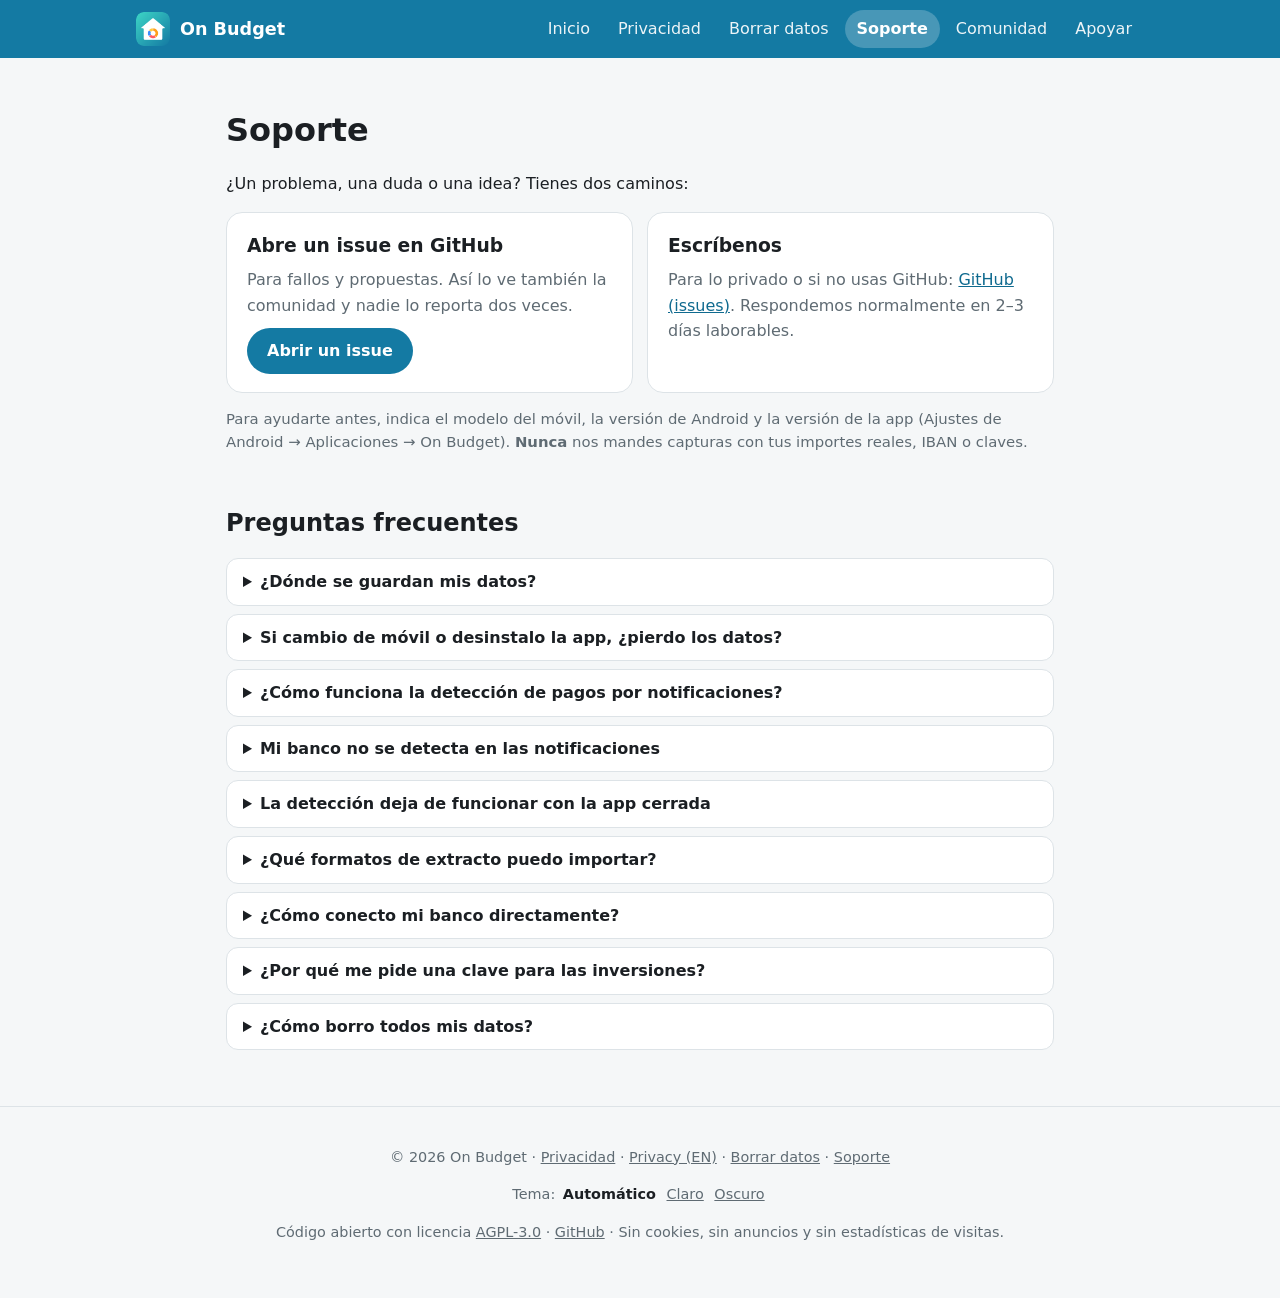
<file: sitio_web/soporte.html>
<!doctype html>
<html lang="es">
<head>
  <meta charset="utf-8">
  <meta name="viewport" content="width=device-width, initial-scale=1">
  <title>Soporte · On Budget</title>
  <meta name="description" content="Ayuda, preguntas frecuentes y contacto de On Budget.">
  <link rel="icon" href="favicon.png">
  <link rel="stylesheet" href="estilos.css">
  <script src="config.js"></script>
  <script src="comun.js"></script>
</head>
<body>
  <header class="barra">
    <div class="barra-dentro">
      <a class="marca" href="./"><img src="logo.png" alt="">On Budget</a>
      <nav class="menu" aria-label="Secciones">
        <a href="./">Inicio</a>
        <a href="privacidad.html">Privacidad</a>
        <a href="borrar-datos.html">Borrar datos</a>
        <a href="soporte.html" aria-current="page">Soporte</a>
        <a href="comunidad.html">Comunidad</a>
        <a href="index.html#donar">Apoyar</a>
      </nav>
    </div>
  </header>
  <main>
    <h1>Soporte</h1>
    <p>¿Un problema, una duda o una idea? Tienes dos caminos:</p>
    <div class="rejilla">
      <div class="tarjeta"><h3>Abre un issue en GitHub</h3><p>Para fallos y propuestas. Así lo ve también la comunidad y nadie lo reporta dos veces.</p>
        <p style="margin-top:10px"><a class="boton" href="https://github.com/AngelFueFer/OnBudget/issues/new/choose">Abrir un issue</a></p></div>
      <div class="tarjeta"><h3>Escríbenos</h3><p>Para lo privado o si no usas GitHub: <a data-correo href="https://github.com/AngelFueFer/OnBudget/issues">GitHub (issues)</a>. Respondemos normalmente en 2–3 días laborables.</p></div>
    </div>
    <p class="nota">Para ayudarte antes, indica el modelo del móvil, la versión de Android y la versión de la app (Ajustes de Android → Aplicaciones → On Budget).
      <strong>Nunca</strong> nos mandes capturas con tus importes reales, IBAN o claves.</p>

    <h2>Preguntas frecuentes</h2>

    <details><summary>¿Dónde se guardan mis datos?</summary>
      <p>Solo en tu dispositivo. La app no tiene cuentas ni servidores del desarrollador, así que nadie más puede ver tus datos.</p></details>

    <details><summary>Si cambio de móvil o desinstalo la app, ¿pierdo los datos?</summary>
      <p>Al desinstalar, Android borra los datos de la app. Antes de cambiar de móvil, usa la copia de seguridad de tu dispositivo. La sincronización con tu propio servidor, para llevar los datos entre móviles, está en desarrollo.</p></details>

    <details><summary>¿Cómo funciona la detección de pagos por notificaciones?</summary>
      <p>Solo en Android y solo si la activas. La app lee las notificaciones de tu banco, wallet o app de pago, extrae la tarjeta, el importe y el comercio,
        y te propone el gasto. No lee las de otras apps y el texto se borra en cuanto se procesa.
        Se desactiva en la app o en Ajustes de Android → Acceso a notificaciones.</p></details>

    <details><summary>Mi banco no se detecta en las notificaciones</summary>
      <p>Cada banco escribe sus avisos a su manera. Abre un issue con el <strong>formato</strong> de la notificación (cambia importes, comercio y dígitos de la tarjeta por otros inventados) y el nombre de la app del banco.</p></details>

    <details><summary>La detección deja de funcionar con la app cerrada</summary>
      <p>Algunos fabricantes (Xiaomi, Huawei, Samsung…) cierran las apps en segundo plano. En la app, pulsa el aviso «Batería con restricciones» y quita la restricción para On Budget en la lista de Android.</p></details>

    <details><summary>¿Qué formatos de extracto puedo importar?</summary>
      <p>CSV y Norma 43 (el formato AEB que ofrecen casi todos los bancos españoles).</p></details>

    <details><summary>¿Cómo conecto mi banco directamente?</summary>
      <p>Es una función avanzada y opcional (Open Banking / PSD2). Necesitas una aplicación gratuita de Enable Banking para uso personal.
        Los pasos están en el <a href="https://github.com/AngelFueFer/OnBudget#conexión-con-los-bancos-open-banking--psd2">README del proyecto</a>.
        Como URL de vuelta puedes usar <code>https://angelfuefer.github.io/OnBudget/banco.html</code>.</p></details>

    <details><summary>¿Por qué me pide una clave para las inversiones?</summary>
      <p>Las cotizaciones vienen de un proveedor externo (EODHD). Viene desactivado; si quieres precios actualizados, pon tu propia clave.</p></details>

    <details><summary>¿Cómo borro todos mis datos?</summary>
      <p>Mira <a href="borrar-datos.html">Borrar tus datos</a>.</p></details>
  </main>
  <footer>
    <p>© 2026 <span data-dato="titular">On Budget</span> · <a href="privacidad.html">Privacidad</a> · <a href="privacy.html">Privacy (EN)</a> · <a href="borrar-datos.html">Borrar datos</a> · <a href="soporte.html">Soporte</a></p>
    <p class="tema">Tema: <button type="button" data-tema="auto">Automático</button> <button type="button" data-tema="claro">Claro</button> <button type="button" data-tema="oscuro">Oscuro</button></p>
    <p>Código abierto con licencia <a href="https://github.com/AngelFueFer/OnBudget/blob/main/LICENSE">AGPL-3.0</a> · <a href="https://github.com/AngelFueFer/OnBudget">GitHub</a> · Sin cookies, sin anuncios y sin estadísticas de visitas.</p>
  </footer>
</body>
</html>
</file>
<file: sitio_web/estilos.css>
/* Mismos colores que el panel del servidor y el acento por defecto de la app (azul del logo #147AA3) */
:root {
  --acento: #147AA3;
  --acento-texto: #0F6A8F;
  --sobre-acento: #FFFFFF;
  --acento-tenue: #E1F1F8;
  --cabecera: #147AA3;
  --degradado-desde: #3CCFC0;
  --degradado-hasta: #1A7FA6;
  --fondo: #F5F7F8;
  --superficie: #FFFFFF;
  --texto: #1B1F23;
  --suave: #5F6B73;
  --borde: #DDE3E7;
  --aviso: #8A5300;
  --aviso-tenue: #FFF4E0;
  --exito: #2E7D32;
  --exito-tenue: #E8F5E9;
  --neutro-tenue: #ECEFF1;
  color-scheme: light;
}

/* Oscuro: automático según el sistema salvo que el visitante elija claro */
@media (prefers-color-scheme: dark) {
  :root:not([data-tema="claro"]) {
    --acento: #8CCBEA;
    --acento-texto: #8CCBEA;
    --sobre-acento: #00344A;
    --acento-tenue: #12313F;
    --cabecera: #0F5E7E;
    --degradado-desde: #1E8F86;
    --degradado-hasta: #0F5E7E;
    --fondo: #101415;
    --superficie: #1A2023;
    --texto: #E7ECEE;
    --suave: #9AA7AE;
    --borde: #2C3539;
    --aviso: #FFCC80;
    --aviso-tenue: #3A2E1A;
    --exito: #A5D6A7;
    --exito-tenue: #1F3321;
    --neutro-tenue: #262E32;
    color-scheme: dark;
  }
}

:root[data-tema="oscuro"] {
  --acento: #8CCBEA;
  --acento-texto: #8CCBEA;
  --sobre-acento: #00344A;
  --acento-tenue: #12313F;
  --cabecera: #0F5E7E;
  --degradado-desde: #1E8F86;
  --degradado-hasta: #0F5E7E;
  --fondo: #101415;
  --superficie: #1A2023;
  --texto: #E7ECEE;
  --suave: #9AA7AE;
  --borde: #2C3539;
  --aviso: #FFCC80;
  --aviso-tenue: #3A2E1A;
  --exito: #A5D6A7;
  --exito-tenue: #1F3321;
  --neutro-tenue: #262E32;
  color-scheme: dark;
}

* { box-sizing: border-box; }

body {
  margin: 0;
  font-family: system-ui, -apple-system, "Segoe UI", Roboto, sans-serif;
  background: var(--fondo);
  color: var(--texto);
  line-height: 1.6;
  overflow-wrap: anywhere;
}

a { color: var(--acento-texto); }

/* Barra superior, como la del panel */
.barra {
  background: var(--cabecera);
  color: #fff;
}
.barra-dentro {
  max-width: 1040px;
  margin: 0 auto;
  padding: 10px 16px;
  display: flex;
  align-items: center;
  gap: 12px;
  flex-wrap: wrap;
}
.marca {
  display: flex;
  align-items: center;
  gap: 10px;
  color: #fff;
  text-decoration: none;
  font-weight: 700;
  font-size: 1.1rem;
  margin-right: auto;
}
.marca img { width: 34px; height: 34px; border-radius: 8px; }
.menu { display: flex; gap: 4px; flex-wrap: wrap; }
.menu a {
  color: #fff;
  text-decoration: none;
  padding: 6px 12px;
  border-radius: 999px;
  opacity: .92;
}
.menu a:hover { background: rgba(255, 255, 255, .14); opacity: 1; }
.menu a[aria-current="page"] { background: rgba(255, 255, 255, .22); font-weight: 700; opacity: 1; }

/* Portada con el degradado del logo */
.portada {
  background: linear-gradient(135deg, var(--degradado-desde), var(--degradado-hasta));
  color: #fff;
  text-align: center;
  padding: 56px 16px 48px;
}
.portada img { width: 112px; height: 112px; border-radius: 26px; box-shadow: 0 8px 24px rgba(0, 0, 0, .18); }
.portada h1 { margin: 18px 0 6px; font-size: clamp(2rem, 6vw, 2.8rem); line-height: 1.15; }
.portada p { margin: 0 auto; max-width: 560px; font-size: 1.1rem; opacity: .95; }

.botones { display: flex; gap: 12px; justify-content: center; flex-wrap: wrap; margin-top: 26px; }
.boton {
  display: inline-flex;
  align-items: center;
  gap: 8px;
  background: var(--acento);
  color: var(--sobre-acento);
  padding: 10px 20px;
  border-radius: 999px;
  text-decoration: none;
  font-weight: 700;
  border: 0;
  font: inherit;
  font-weight: 700;
  cursor: pointer;
}
.boton:hover { filter: brightness(1.08); }
.boton.claro { background: #fff; color: #0F5E7E; }
.boton.borde { background: transparent; color: var(--acento-texto); box-shadow: inset 0 0 0 2px var(--acento); }
.boton[aria-disabled="true"] { opacity: .55; cursor: default; pointer-events: none; }

main { max-width: 860px; margin: 0 auto; padding: 32px 16px 48px; }
main.ancho { max-width: 1040px; }

h1 { line-height: 1.2; }
h2 { margin-top: 2.2em; line-height: 1.25; }
h3 { margin-bottom: .3em; }

.rejilla {
  display: grid;
  grid-template-columns: repeat(auto-fit, minmax(230px, 1fr));
  gap: 14px;
}
.tarjeta {
  background: var(--superficie);
  border: 1px solid var(--borde);
  border-radius: 16px;
  padding: 18px 20px;
}
.tarjeta h3 { margin-top: 0; }
.tarjeta p { margin: 0; color: var(--suave); }
.tarjeta .icono { font-size: 1.6rem; line-height: 1; display: block; margin-bottom: 8px; }

.nota { color: var(--suave); font-size: .93rem; }

.aviso {
  background: var(--aviso-tenue);
  color: var(--aviso);
  border: 1px solid currentColor;
  border-radius: 14px;
  padding: 12px 16px;
  margin: 16px 0;
}
.info {
  background: var(--acento-tenue);
  border-radius: 14px;
  padding: 14px 18px;
  margin: 16px 0;
}
.info p:first-child, .aviso p:first-child { margin-top: 0; }
.info p:last-child, .aviso p:last-child { margin-bottom: 0; }

/* Huecos pendientes de rellenar en config.js: se ven a propósito */
.hueco { background: var(--aviso-tenue); color: var(--aviso); padding: 0 4px; border-radius: 4px; }

.tabla { overflow-x: auto; }
table { width: 100%; border-collapse: collapse; margin: 12px 0; font-size: .95rem; }
th, td { text-align: left; padding: 8px 10px; border-bottom: 1px solid var(--borde); vertical-align: top; }
th { color: var(--suave); font-weight: 600; }

/* Pasos numerados de la guía */
ol.pasos { counter-reset: paso; list-style: none; padding: 0; }
ol.pasos > li {
  counter-increment: paso;
  position: relative;
  padding: 14px 16px 14px 60px;
  background: var(--superficie);
  border: 1px solid var(--borde);
  border-radius: 14px;
  margin-bottom: 10px;
}
ol.pasos > li::before {
  content: counter(paso);
  position: absolute;
  left: 16px;
  top: 14px;
  width: 30px;
  height: 30px;
  border-radius: 50%;
  background: var(--acento);
  color: var(--sobre-acento);
  font-weight: 700;
  display: grid;
  place-items: center;
}
ol.pasos > li h3 { margin-top: 0; }

/* Lista de comprobación */
ul.check { list-style: none; padding: 0; }
ul.check li { padding: 6px 0 6px 30px; position: relative; border-bottom: 1px solid var(--borde); }
ul.check li::before { content: "☐"; position: absolute; left: 4px; color: var(--suave); }
ul.check li.hecho::before { content: "☑"; color: var(--exito); }
ul.check li.bloquea::before { content: "⚠"; color: var(--aviso); }

.etiqueta {
  display: inline-block;
  font-size: .78rem;
  font-weight: 700;
  padding: 1px 8px;
  border-radius: 999px;
  background: var(--neutro-tenue);
  color: var(--suave);
  vertical-align: middle;
}
.etiqueta.urgente { background: var(--aviso-tenue); color: var(--aviso); }
.etiqueta.ok { background: var(--exito-tenue); color: var(--exito); }

/* Textos para copiar a Play Console */
.pestanas { display: flex; gap: 6px; flex-wrap: wrap; margin: 16px 0; }
.pestanas button {
  font: inherit;
  border: 1px solid var(--borde);
  background: var(--superficie);
  color: var(--texto);
  padding: 6px 14px;
  border-radius: 999px;
  cursor: pointer;
}
.pestanas button[aria-selected="true"] { background: var(--acento); color: var(--sobre-acento); border-color: var(--acento); font-weight: 700; }
.copiable { position: relative; margin: 8px 0 18px; }
.copiable pre {
  white-space: pre-wrap;
  background: var(--superficie);
  border: 1px solid var(--borde);
  border-radius: 12px;
  padding: 14px 16px;
  margin: 0;
  font-family: inherit;
  font-size: .95rem;
}
.copiable .cabeza { display: flex; justify-content: space-between; align-items: baseline; gap: 8px; flex-wrap: wrap; }
.copiable .cabeza h3 { margin: 0; }
.contador { font-size: .85rem; color: var(--suave); }
.contador.mal { color: var(--aviso); font-weight: 700; }
.copiar {
  font: inherit;
  font-size: .85rem;
  border: 0;
  background: var(--acento-tenue);
  color: var(--acento-texto);
  border-radius: 999px;
  padding: 3px 12px;
  cursor: pointer;
  font-weight: 600;
}

/* Donaciones */
.donar { text-align: center; }
.donar .botones { margin-top: 14px; }

details { background: var(--superficie); border: 1px solid var(--borde); border-radius: 12px; padding: 10px 16px; margin: 8px 0; }
details summary { cursor: pointer; font-weight: 600; }
details[open] summary { margin-bottom: 6px; }

code { background: var(--neutro-tenue); padding: 1px 5px; border-radius: 5px; font-size: .9em; }

footer {
  text-align: center;
  color: var(--suave);
  font-size: .9rem;
  padding: 24px 16px 40px;
  border-top: 1px solid var(--borde);
}
footer a { color: var(--suave); }
.tema button {
  font: inherit;
  background: none;
  border: 0;
  color: var(--suave);
  text-decoration: underline;
  cursor: pointer;
  padding: 0 3px;
}
.tema button[aria-pressed="true"] { font-weight: 700; text-decoration: none; color: var(--texto); }

@media (max-width: 560px) {
  .barra-dentro { padding: 8px 12px; }
  .menu a { padding: 4px 9px; font-size: .95rem; }
  ol.pasos > li { padding-left: 54px; }
}

/* Galería de capturas: desliza en horizontal en el móvil */
.galeria {
  display: grid;
  grid-auto-flow: column;
  grid-auto-columns: minmax(170px, 1fr);
  gap: 20px;
  overflow-x: auto;
  scroll-snap-type: x mandatory;
  padding: 6px 4px 16px;
}
.galeria figure { margin: 0; scroll-snap-align: start; text-align: center; }
.galeria figcaption { margin-top: 12px; font-weight: 600; font-size: .95rem; }

/* Marco de móvil: un bisel que contrasta con el fondo en los dos temas */
.movil {
  display: block;
  --bisel: #1B1F23;
  --anillo: rgba(0, 0, 0, .10);
  position: relative;
  padding: 7px;
  border-radius: 26px;
  background: var(--bisel);
  box-shadow: 0 0 0 1px var(--anillo), 0 10px 28px rgba(16, 40, 56, .22);
}
.movil img {
  display: block;
  width: 100%;
  height: auto;
  border-radius: 19px;
}
/* Altavoz del móvil, para que se lea como un teléfono */
.movil::before {
  content: "";
  position: absolute;
  top: 3px;
  left: 50%;
  width: 26%;
  height: 3px;
  transform: translateX(-50%);
  border-radius: 3px;
  background: rgba(255, 255, 255, .18);
}

/* Captura según el tema: el del sistema o el elegido en el pie de la web */
.captura-oscura { display: none !important; }
@media (prefers-color-scheme: dark) {
  :root:not([data-tema="claro"]) .captura-clara { display: none !important; }
  :root:not([data-tema="claro"]) .captura-oscura { display: block !important; }
  :root:not([data-tema="claro"]) .movil { --bisel: #3A464D; --anillo: rgba(255, 255, 255, .14); box-shadow: 0 0 0 1px var(--anillo), 0 10px 28px rgba(0, 0, 0, .55); }
}
:root[data-tema="oscuro"] .captura-clara { display: none !important; }
:root[data-tema="oscuro"] .captura-oscura { display: block !important; }
:root[data-tema="oscuro"] .movil { --bisel: #3A464D; --anillo: rgba(255, 255, 255, .14); box-shadow: 0 0 0 1px var(--anillo), 0 10px 28px rgba(0, 0, 0, .55); }

@media (max-width: 560px) { .galeria { grid-auto-columns: 62%; } }

[hidden] { display: none !important; }
.movil:focus-visible { outline: 3px solid var(--acento); outline-offset: 3px; }
</file>
